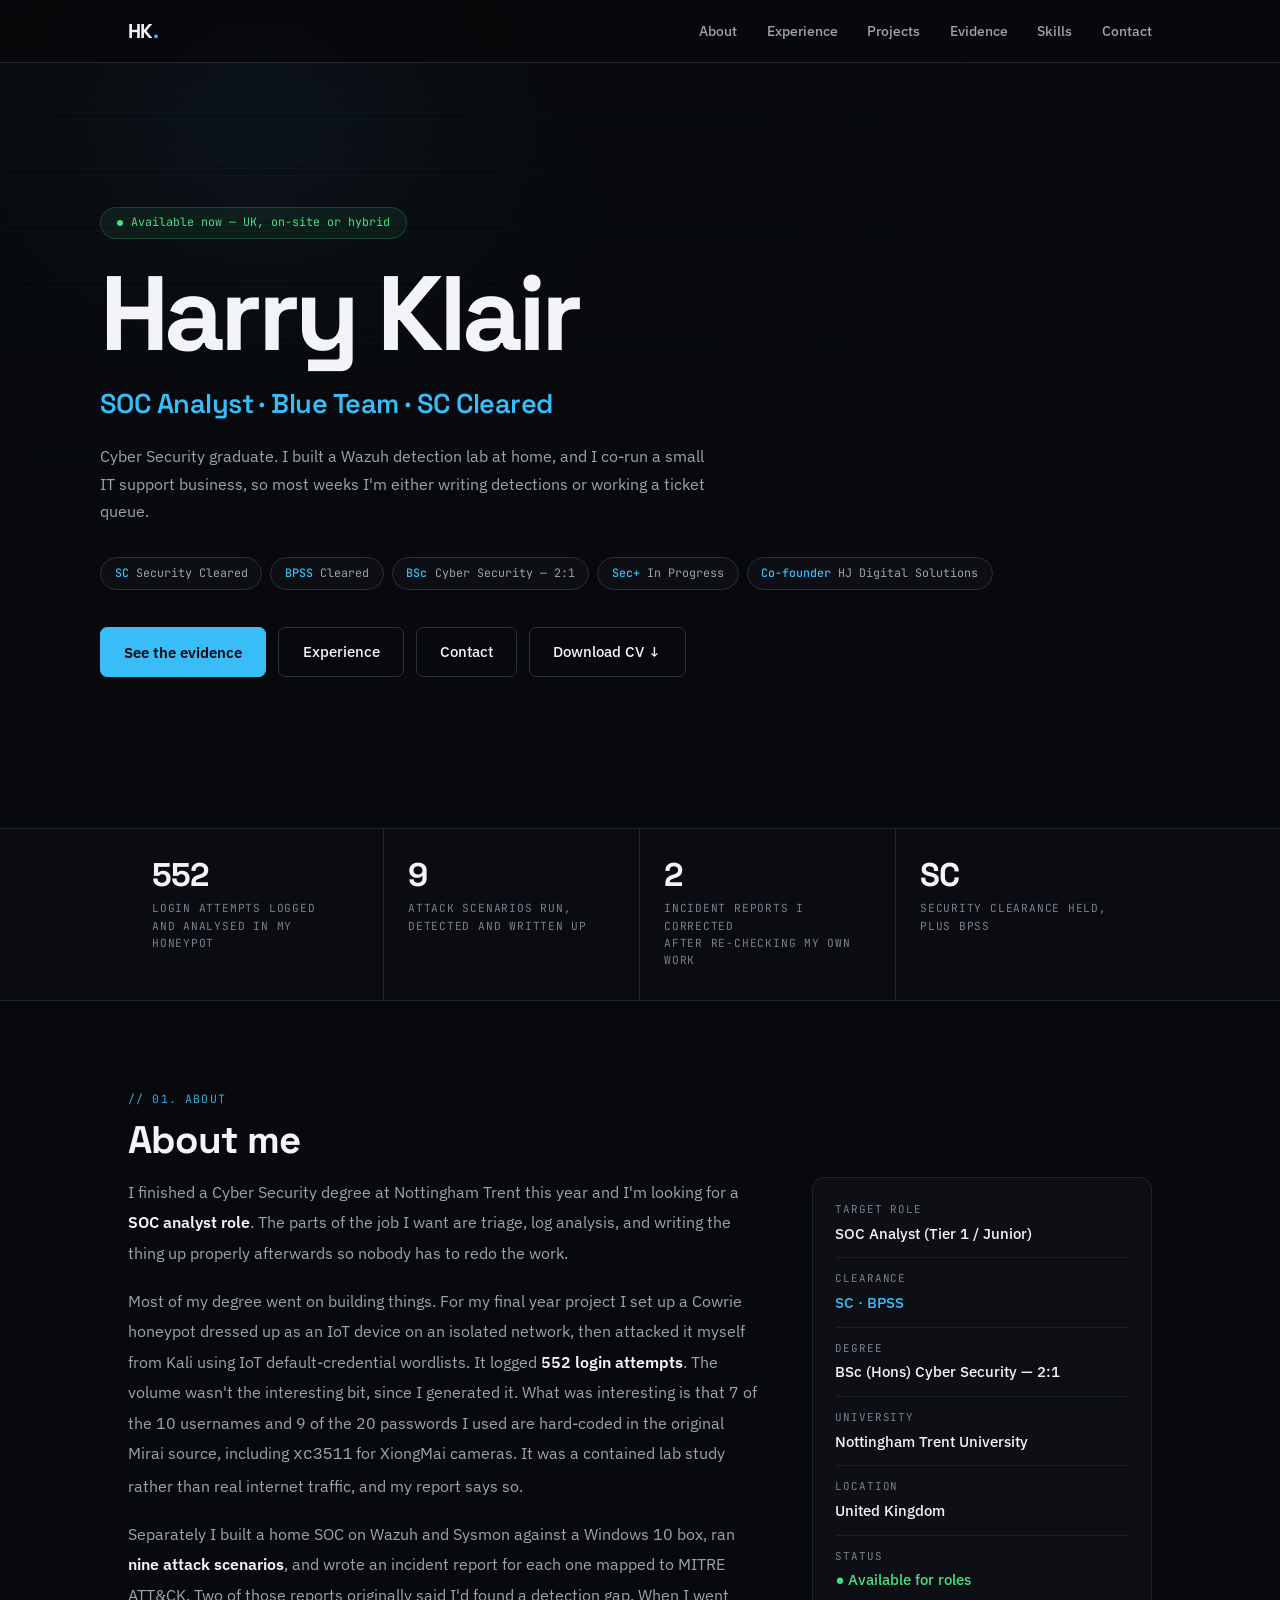
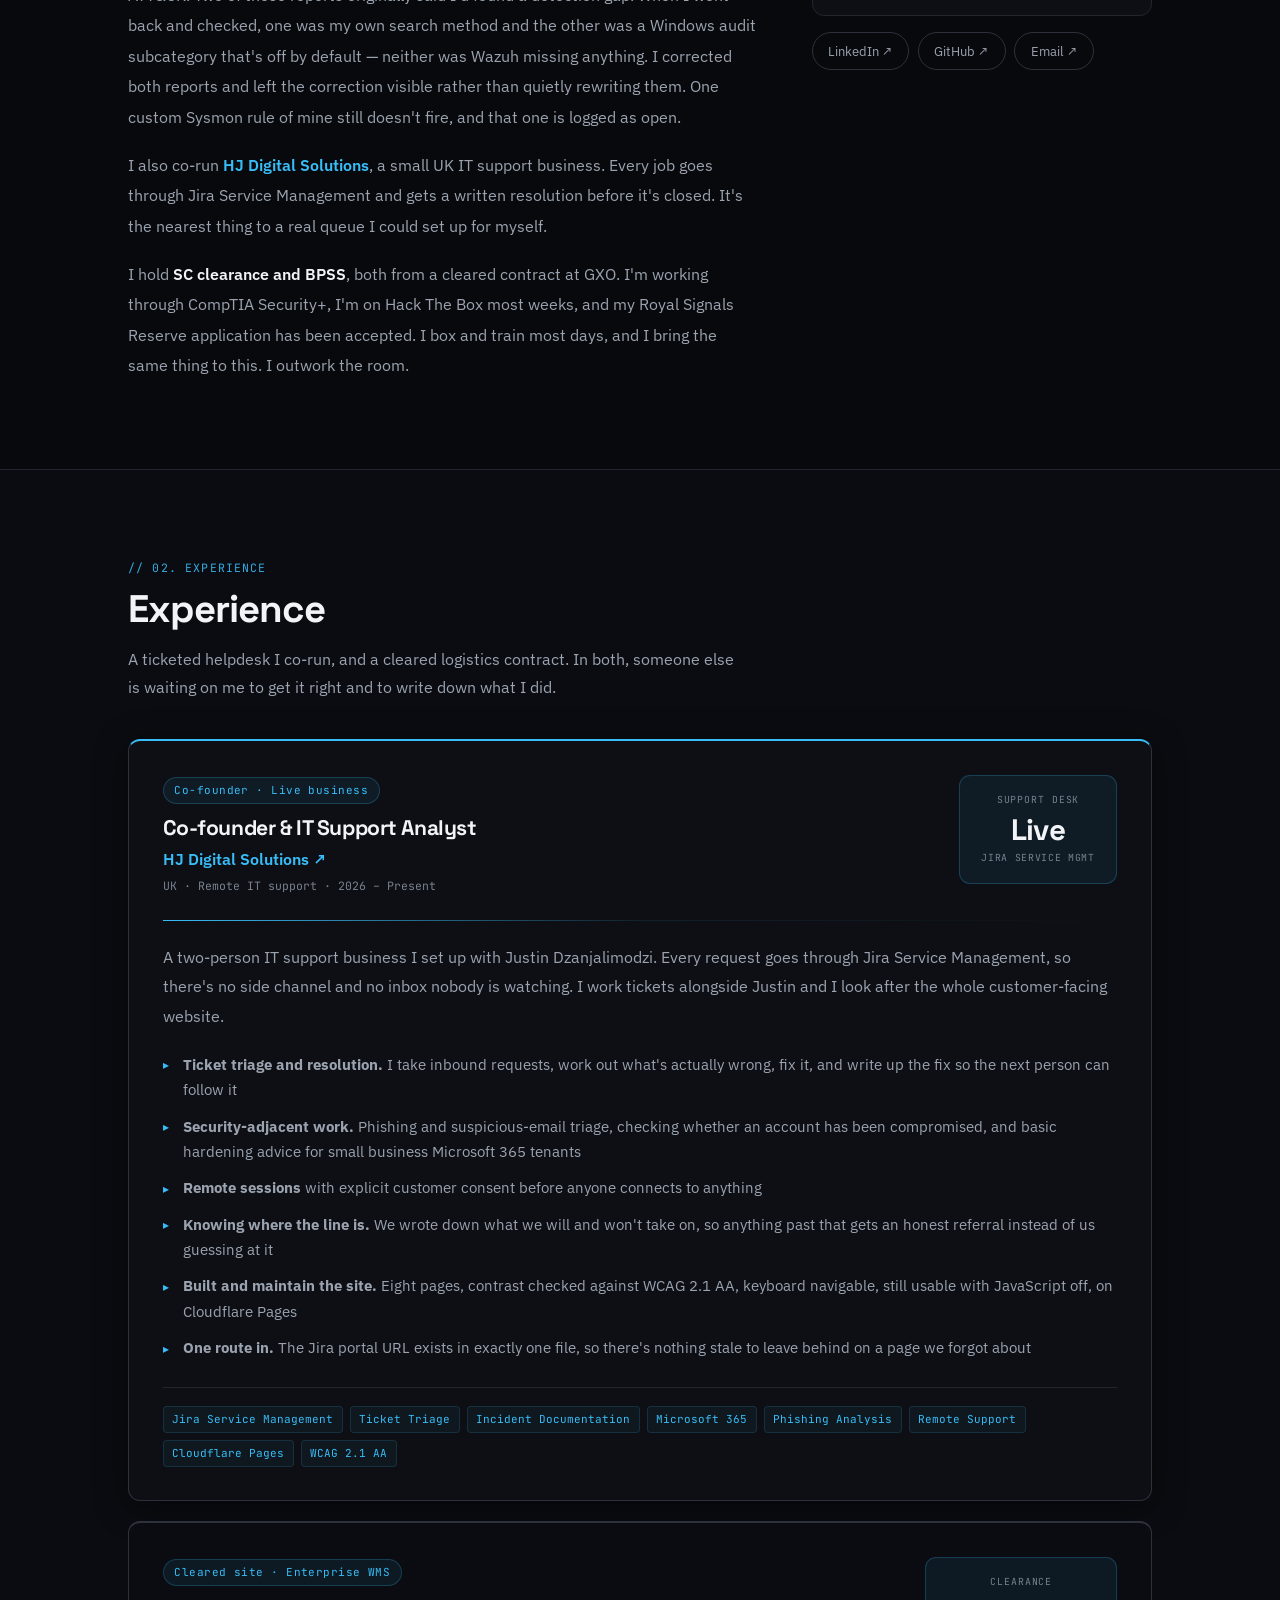
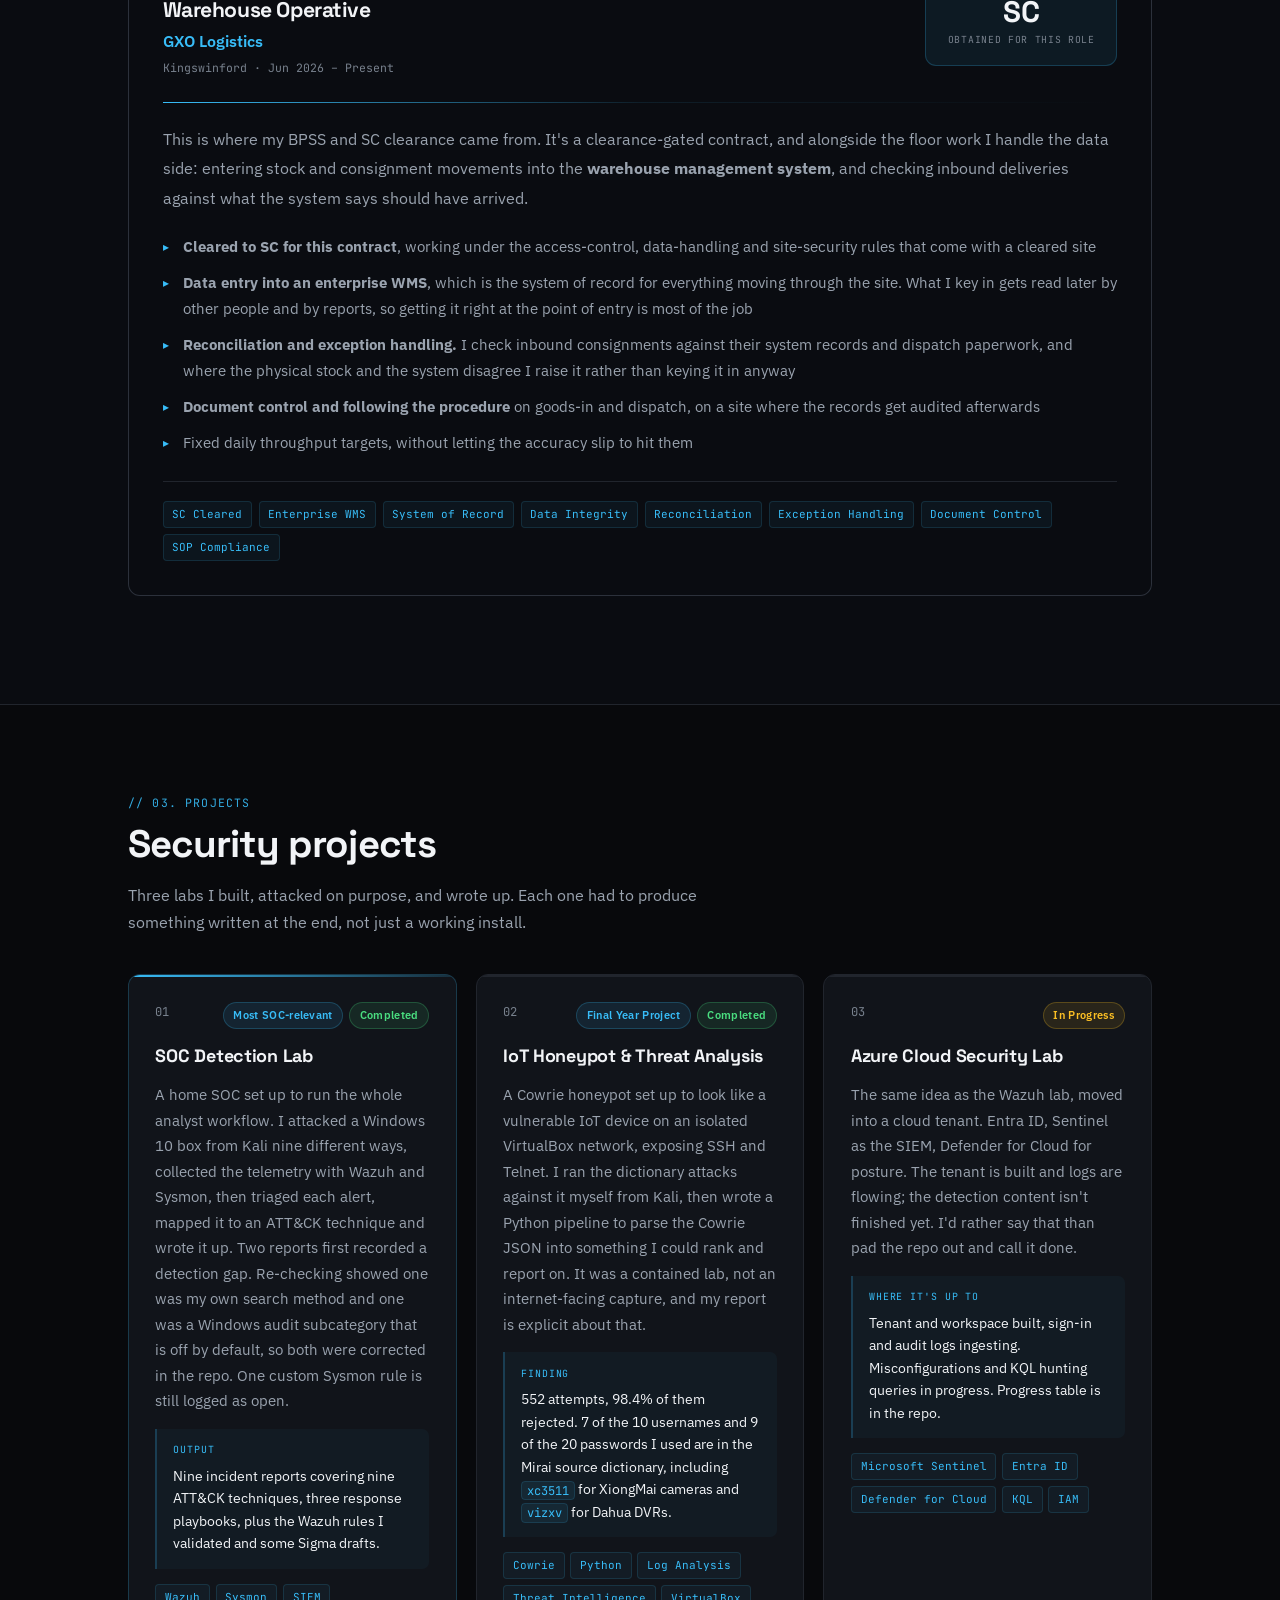
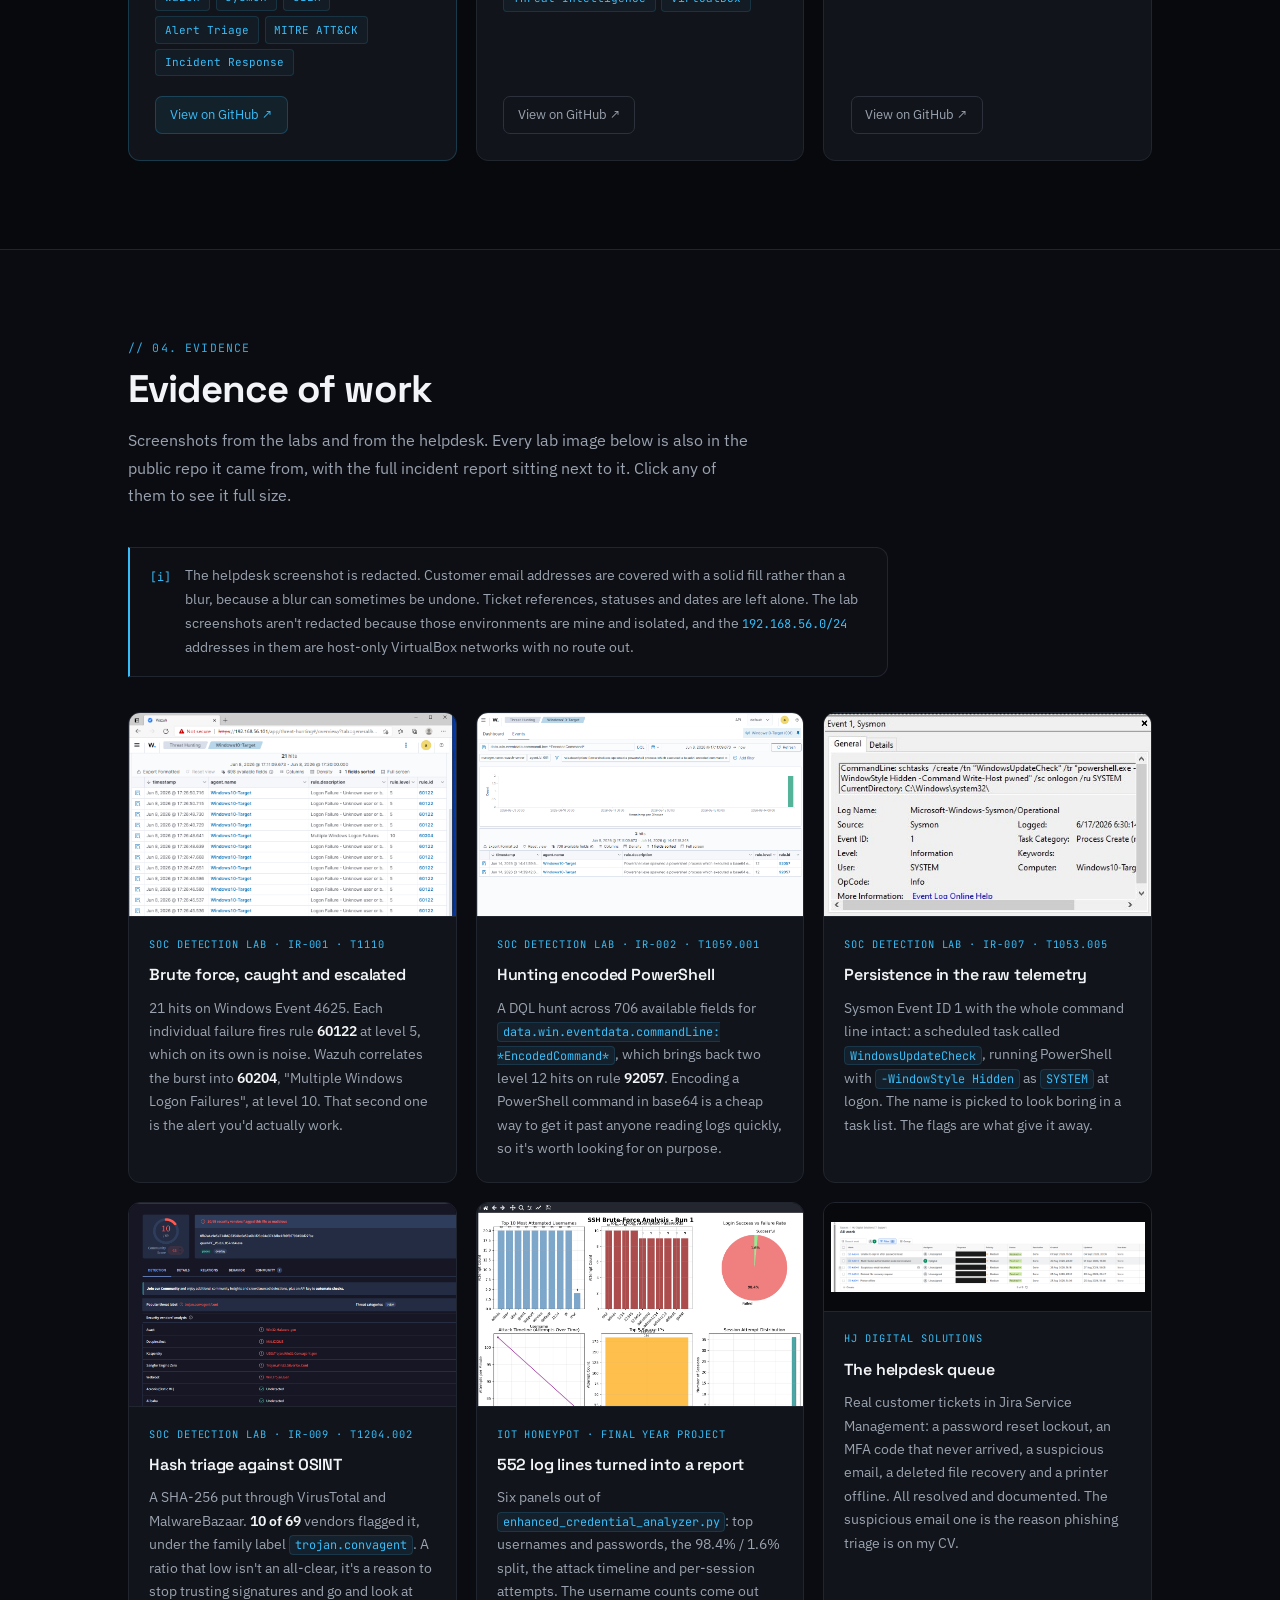
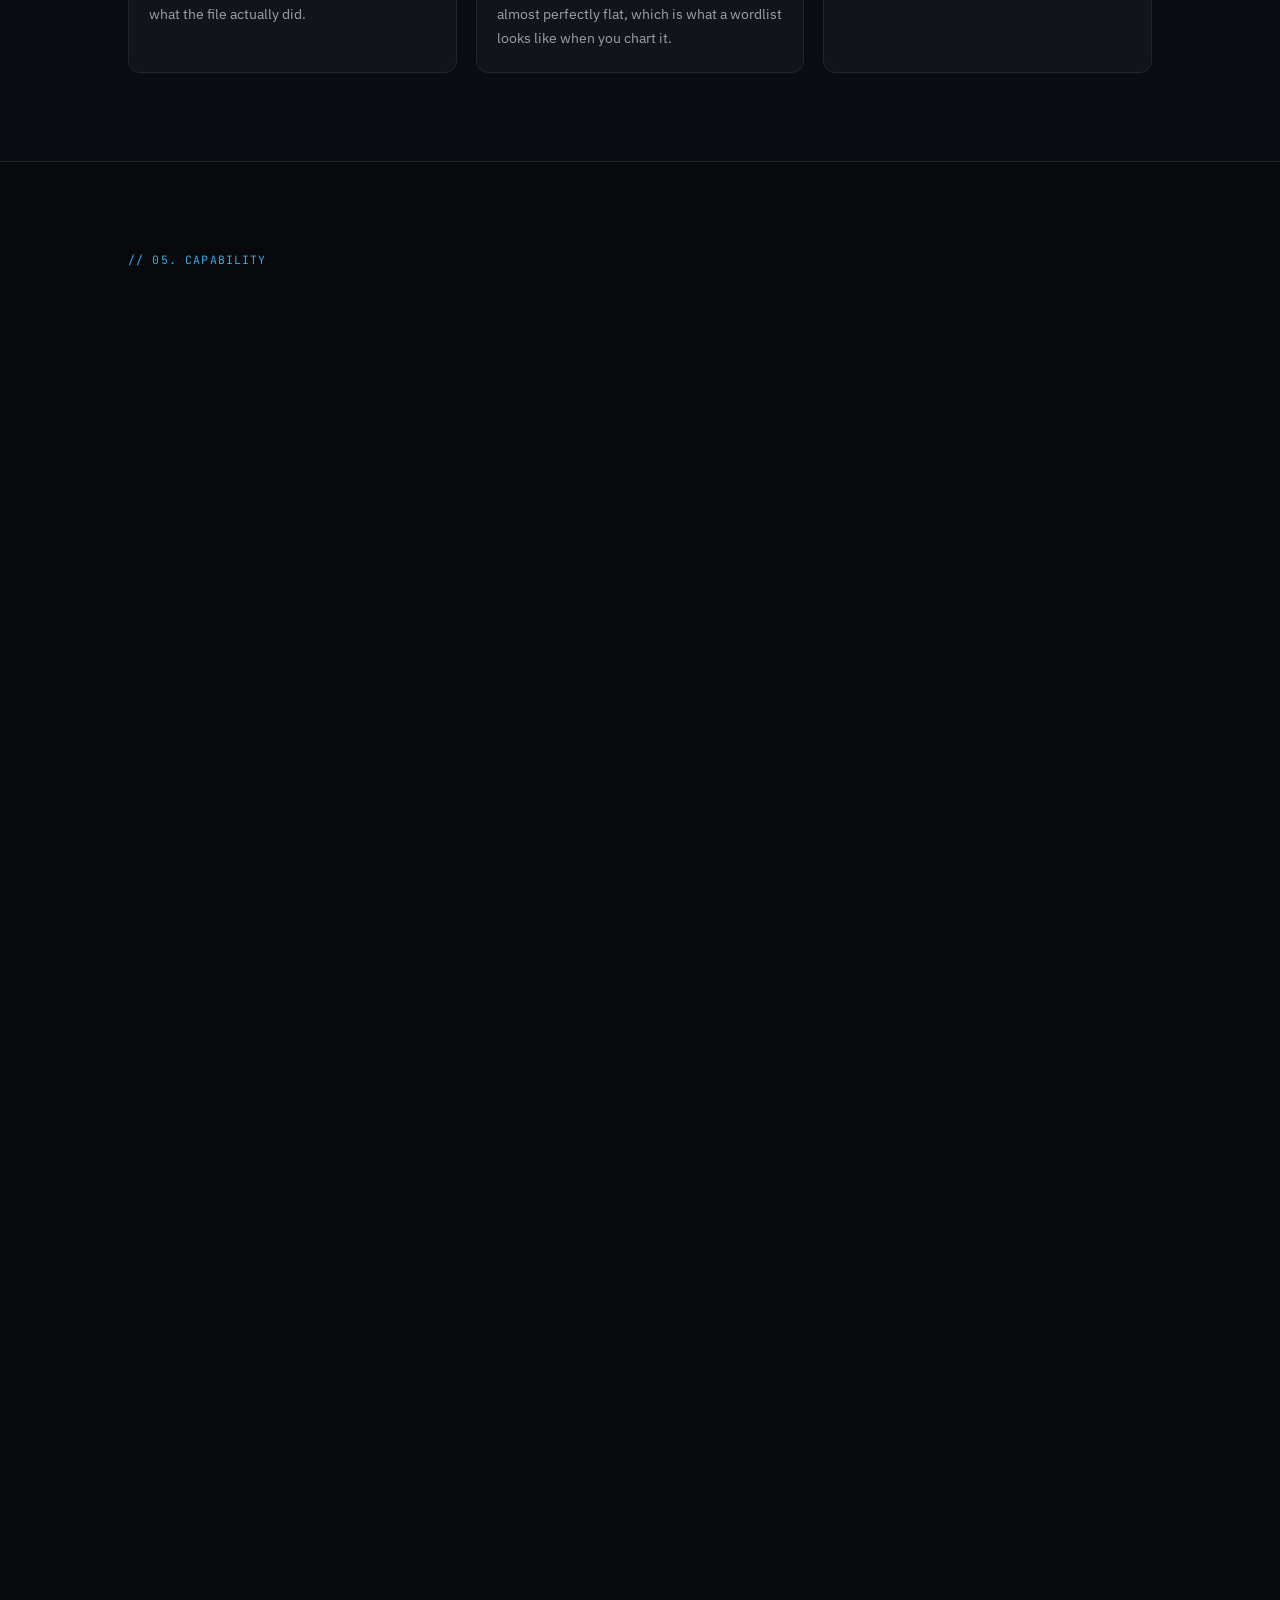
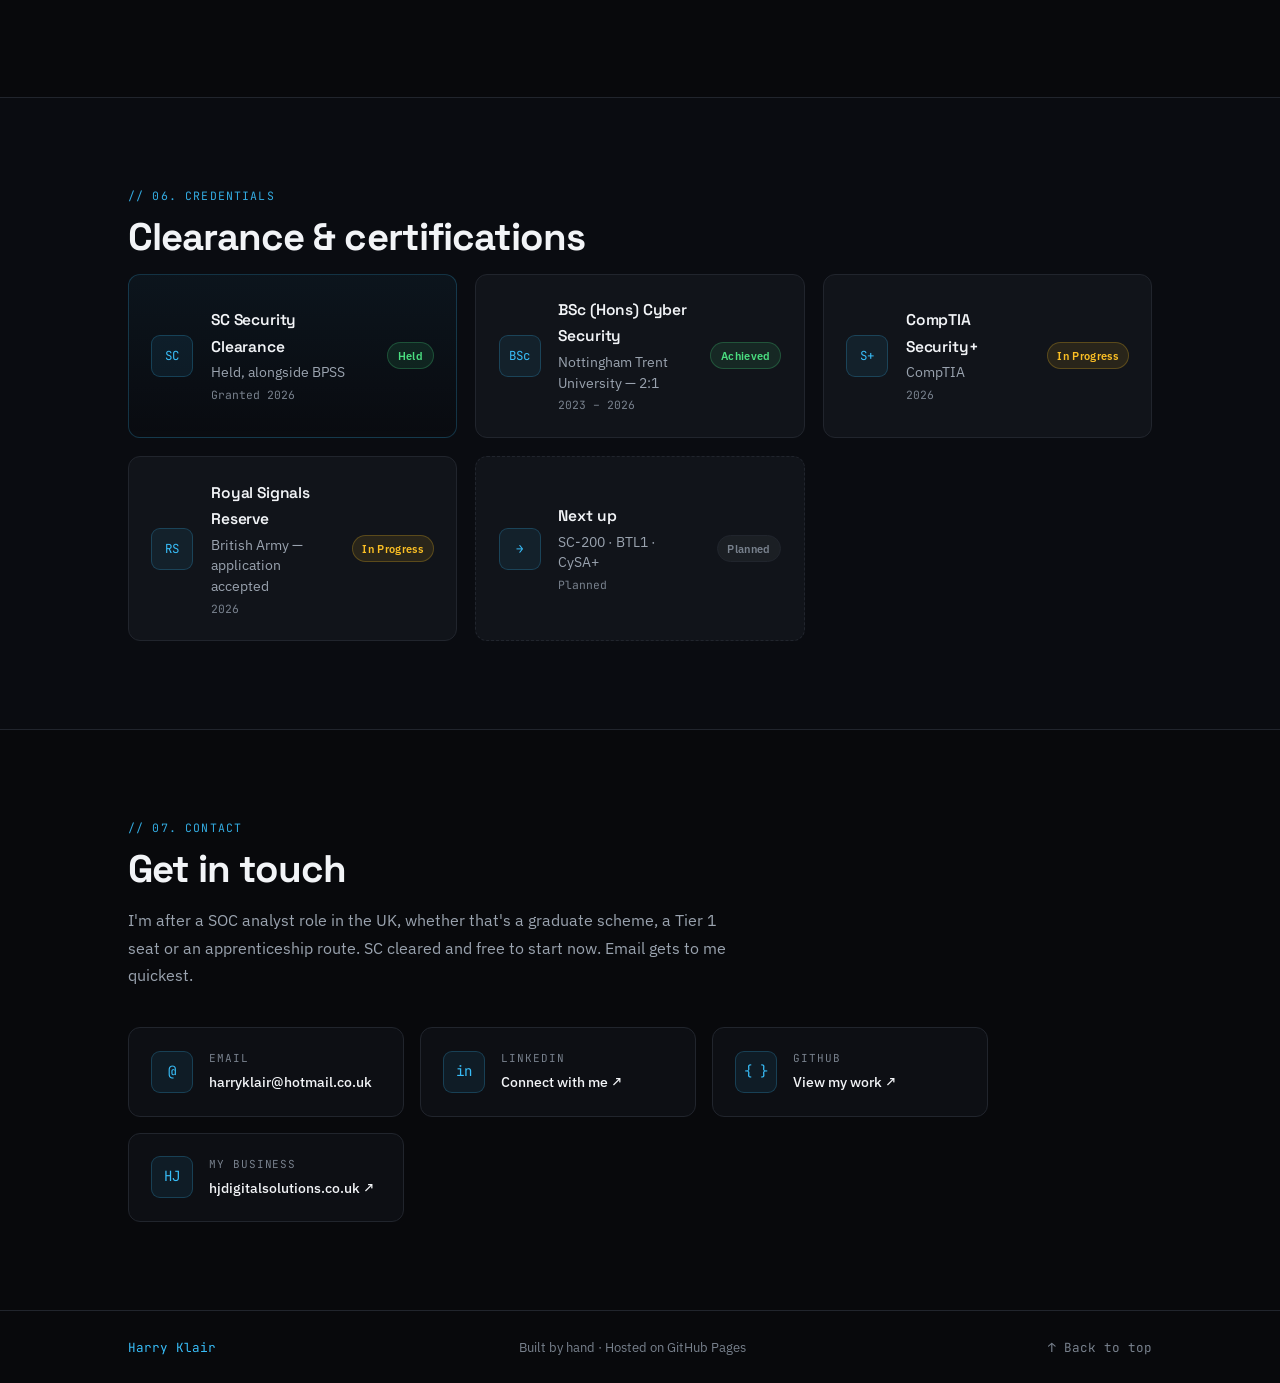
<file: index.html>
<!DOCTYPE html>
<html lang="en">
<head>
<meta charset="UTF-8"/>
<meta name="viewport" content="width=device-width, initial-scale=1.0"/>
<title>Harry Klair | SOC Analyst</title>
<meta name="description" content="Harry Klair — SOC Analyst · Blue Team · SC Cleared. Cyber Security graduate with a Wazuh detection lab, nine documented incident reports, and a live Jira helpdesk."/>

<meta property="og:type" content="website"/>
<meta property="og:title" content="Harry Klair | SOC Analyst"/>
<meta property="og:description" content="SOC Analyst · Blue Team · SC Cleared. Wazuh detection lab, nine incident reports, and a live Jira helpdesk at HJ Digital Solutions."/>
<meta property="og:url" content="https://harryklrr.github.io/"/>
<meta property="og:image" content="https://harryklrr.github.io/assets/og.png"/>
<meta name="twitter:card" content="summary_large_image"/>

<link rel="icon" href="data:image/svg+xml,%3Csvg xmlns='http://www.w3.org/2000/svg' viewBox='0 0 32 32'%3E%3Crect width='32' height='32' rx='7' fill='%2308090c'/%3E%3Ctext x='16' y='21' font-family='Helvetica,Arial' font-size='13' font-weight='700' fill='%2338bdf8' text-anchor='middle'%3EHK%3C/text%3E%3C/svg%3E"/>

<link rel="preconnect" href="https://fonts.googleapis.com"/>
<link rel="preconnect" href="https://fonts.gstatic.com" crossorigin/>
<link href="https://fonts.googleapis.com/css2?family=Space+Grotesk:wght@500;600;700&family=IBM+Plex+Sans:wght@400;500;600&family=JetBrains+Mono:wght@400;500&display=swap" rel="stylesheet"/>

<style>
*,*::before,*::after{box-sizing:border-box;margin:0;padding:0}
html{scroll-behavior:smooth}
ul{list-style:none}
a{color:inherit;text-decoration:none}
img{max-width:100%;display:block}
[hidden]{display:none!important}

:root{
  --bg:#08090c;--bg-1:#0d0f14;--bg-2:#11141a;--bg-alt:#0a0c11;
  --line:#21252d;--line-2:#2c313b;
  --t1:#f2f4f7;--t2:#9aa3af;--t3:#78818d;
  --acc:#38bdf8;--acc-2:#7dd3fc;--acc-dim:rgba(56,189,248,.08);--acc-line:rgba(56,189,248,.22);
  --ok:#4ade80;--live:#fbbf24;
  --fd:'Space Grotesk',sans-serif;--fb:'IBM Plex Sans',sans-serif;--fm:'JetBrains Mono',monospace;
  --e:cubic-bezier(.4,0,.2,1);--r:7px;--rl:12px;
}

body{background:var(--bg);color:var(--t1);font-family:var(--fb);font-size:1rem;line-height:1.7;-webkit-font-smoothing:antialiased}
.mono{font-family:var(--fm)}
.accent{color:var(--acc)}
.container{max-width:1080px;margin:0 auto;padding:0 1.75rem}

.reveal{opacity:0;transform:translateY(20px);transition:opacity .55s var(--e),transform .55s var(--e)}
.reveal.visible{opacity:1;transform:none}
@media(prefers-reduced-motion:reduce){
  html{scroll-behavior:auto}
  .reveal{opacity:1;transform:none;transition:none}
  *,*::before,*::after{animation-duration:.001ms!important;transition-duration:.001ms!important}
}

:focus-visible{outline:2px solid var(--acc);outline-offset:3px;border-radius:3px}

/* BUTTONS */
.btn{display:inline-flex;align-items:center;gap:.45rem;padding:.72rem 1.45rem;border-radius:var(--r);font-family:var(--fb);font-size:.94rem;font-weight:500;cursor:pointer;border:1px solid transparent;transition:all .2s var(--e);white-space:nowrap}
.btn-p{background:var(--acc);color:#08090c;border-color:var(--acc);font-weight:600}
.btn-p:hover{background:var(--acc-2);transform:translateY(-2px)}
.btn-g{background:transparent;color:var(--t1);border-color:var(--line-2)}
.btn-g:hover{border-color:var(--acc);color:var(--acc);transform:translateY(-2px)}
.btn-s{padding:.42rem .85rem;font-size:.81rem;background:transparent;border:1px solid var(--line-2);border-radius:var(--r);color:var(--t2);transition:all .2s;display:inline-flex;align-items:center;gap:.3rem}
.btn-s:hover{border-color:var(--acc);color:var(--acc)}
.btn-sa{padding:.42rem .85rem;font-size:.81rem;background:var(--acc-dim);border:1px solid var(--acc-line);border-radius:var(--r);color:var(--acc);display:inline-flex;align-items:center;gap:.3rem;transition:all .2s}
.btn-sa:hover{background:rgba(56,189,248,.16)}

/* CHIPS + BADGES */
.tag{font-family:var(--fm);font-size:.69rem;padding:.2rem .55rem;background:rgba(56,189,248,.05);border:1px solid rgba(56,189,248,.14);border-radius:4px;color:var(--acc)}
.stag{font-size:.81rem;padding:.3rem .72rem;background:var(--bg-2);border:1px solid var(--line);border-radius:6px;color:var(--t2);transition:all .2s}
.stag:hover{border-color:var(--acc-line);color:var(--t1)}
.badge{font-size:.68rem;font-weight:600;padding:.2rem .6rem;border-radius:100px;letter-spacing:.03em;white-space:nowrap}
.b-done{background:rgba(74,222,128,.1);color:var(--ok);border:1px solid rgba(74,222,128,.24)}
.b-live{background:rgba(251,191,36,.1);color:var(--live);border:1px solid rgba(251,191,36,.24)}
.b-feat{background:rgba(56,189,248,.1);color:var(--acc);border:1px solid var(--acc-line)}
.b-plan{background:rgba(154,163,175,.07);color:var(--t3);border:1px solid var(--line)}

/* SECTIONS */
.sec{padding:5.5rem 0}
.sec-alt{background:var(--bg-alt);border-top:1px solid var(--line);border-bottom:1px solid var(--line)}
.slabel{font-family:var(--fm);font-size:.72rem;color:var(--acc);letter-spacing:.1em;margin-bottom:.6rem;opacity:.9}
.sheading{font-family:var(--fd);font-size:clamp(1.75rem,4vw,2.4rem);font-weight:700;margin-bottom:.9rem;line-height:1.15;letter-spacing:-.025em}
.ssub{color:var(--t2);max-width:620px;margin-bottom:2.4rem;font-size:1.02rem}

/* NAV */
.nav{position:fixed;top:0;left:0;right:0;z-index:100;background:rgba(8,9,12,.88);backdrop-filter:blur(14px);border-bottom:1px solid var(--line)}
.nav-inner{max-width:1080px;margin:0 auto;padding:0 1.75rem;height:62px;display:flex;align-items:center;justify-content:space-between}
.nav-logo{font-family:var(--fd);font-size:1.25rem;font-weight:700;letter-spacing:-.03em;transition:color .2s}
.nav-logo:hover{color:var(--acc)}
.nav-links{display:flex;gap:1.85rem}
.nav-link{font-size:.87rem;font-weight:500;color:var(--t2);transition:color .2s;position:relative}
.nav-link::after{content:'';position:absolute;bottom:-3px;left:0;width:0;height:1px;background:var(--acc);transition:width .25s var(--e)}
.nav-link:hover,.nav-link.active{color:var(--t1)}
.nav-link:hover::after,.nav-link.active::after{width:100%}
.nav-ham{display:none;flex-direction:column;gap:5px;background:none;border:none;cursor:pointer;padding:4px}
.nav-ham span{display:block;width:23px;height:2px;background:var(--t2);border-radius:2px;transition:all .3s var(--e)}
.nav-ham.open span:nth-child(1){transform:translateY(7px) rotate(45deg)}
.nav-ham.open span:nth-child(2){opacity:0}
.nav-ham.open span:nth-child(3){transform:translateY(-7px) rotate(-45deg)}
.nav-mob{display:none;flex-direction:column;padding:.75rem 1.75rem 1.25rem;border-top:1px solid var(--line)}
.nav-mob.open{display:flex}
.nav-mob a{padding:.65rem 0;font-size:.98rem;color:var(--t2);border-bottom:1px solid rgba(33,37,45,.7);transition:color .2s}
.nav-mob a:last-child{border-bottom:none}
.nav-mob a:hover{color:var(--acc)}

/* HERO */
.hero{position:relative;min-height:92vh;display:flex;align-items:center;padding:8.5rem 1.75rem 5rem;overflow:hidden}
.hero-bg{position:absolute;inset:0;background-image:repeating-linear-gradient(to bottom,rgba(56,189,248,.045) 0 1px,transparent 1px 7px);pointer-events:none;mask-image:radial-gradient(ellipse 90% 70% at 20% 25%,#000,transparent 70%);-webkit-mask-image:radial-gradient(ellipse 90% 70% at 20% 25%,#000,transparent 70%)}
.hero-glow{position:absolute;top:-160px;left:-80px;width:680px;height:560px;background:radial-gradient(ellipse,rgba(56,189,248,.055),transparent 66%);pointer-events:none}
.hero-c{position:relative;z-index:1;max-width:1080px;margin:0 auto;width:100%}
.hero-badge{display:inline-flex;align-items:center;gap:.5rem;background:rgba(74,222,128,.07);border:1px solid rgba(74,222,128,.2);border-radius:100px;padding:.32rem 1rem;font-family:var(--fm);font-size:.73rem;color:var(--ok);margin-bottom:1.6rem;animation:fadeDown .6s var(--e) both}
.bdot{width:6px;height:6px;border-radius:50%;background:var(--ok);animation:pulse 2.4s ease-in-out infinite}
.hero-name{font-family:var(--fd);font-size:clamp(3.4rem,10vw,6.6rem);font-weight:700;line-height:.94;letter-spacing:-.045em;margin-bottom:1.1rem;animation:fadeUp .7s .08s var(--e) both}
.hero-role{font-family:var(--fd);font-size:clamp(1.15rem,3vw,1.7rem);font-weight:600;color:var(--acc);letter-spacing:-.02em;margin-bottom:.9rem;animation:fadeUp .7s .16s var(--e) both}
.hero-line{color:var(--t2);font-size:1.02rem;max-width:620px;margin-bottom:2rem;animation:fadeUp .7s .24s var(--e) both}
.creds{display:flex;flex-wrap:wrap;gap:.5rem;margin-bottom:2.3rem;animation:fadeUp .7s .32s var(--e) both}
.cred{display:inline-flex;align-items:center;gap:.45rem;font-family:var(--fm);font-size:.73rem;color:var(--t2);border:1px solid var(--line-2);background:var(--bg-1);border-radius:100px;padding:.34rem .85rem}
.cred b{color:var(--acc);font-weight:500}
.hero-ctas{display:flex;flex-wrap:wrap;gap:.75rem;animation:fadeUp .7s .4s var(--e) both}

/* PROOF BAND */
.proof{border-top:1px solid var(--line);border-bottom:1px solid var(--line);background:var(--bg-alt)}
.proof-grid{display:grid;grid-template-columns:repeat(4,1fr)}
.pstat{padding:1.9rem 1.5rem;border-right:1px solid var(--line)}
.pstat:last-child{border-right:none}
.pstat-v{font-family:var(--fd);font-size:2.05rem;font-weight:700;color:var(--t1);line-height:1;letter-spacing:-.03em;margin-bottom:.5rem}
.pstat-l{font-family:var(--fm);font-size:.7rem;color:var(--t3);text-transform:uppercase;letter-spacing:.07em;line-height:1.55}

/* ABOUT */
.about-grid{display:grid;grid-template-columns:1fr 340px;gap:3.2rem;align-items:start}
.about-p{color:var(--t2);margin-bottom:1.1rem;font-size:1.03rem;line-height:1.85}
.about-p:last-child{margin-bottom:0}
.about-p strong{color:var(--t1);font-weight:600}
.facts{background:var(--bg-1);border:1px solid var(--line);border-radius:var(--rl);padding:1.4rem;margin-bottom:1rem}
.fact{display:flex;flex-direction:column;gap:.12rem;padding:.7rem 0;border-bottom:1px solid rgba(33,37,45,.75)}
.fact:last-child{border-bottom:none;padding-bottom:0}
.fact:first-child{padding-top:0}
.fact-l{color:var(--t3);font-family:var(--fm);font-size:.68rem;text-transform:uppercase;letter-spacing:.08em}
.fact-v{color:var(--t1);font-size:.94rem;font-weight:500}
.alinks{display:flex;flex-wrap:wrap;gap:.55rem}
.lpill{display:inline-block;padding:.42rem .95rem;border:1px solid var(--line-2);border-radius:100px;font-size:.84rem;color:var(--t2);transition:all .2s}
.lpill:hover{border-color:var(--acc);color:var(--acc)}

/* EXPERIENCE */
.exp{background:var(--bg-1);border:1px solid var(--line-2);border-top:2px solid var(--acc);border-radius:var(--rl);padding:2.1rem;margin-bottom:1.25rem;box-shadow:0 6px 34px rgba(0,0,0,.45)}
.exp-sub{border-top-color:var(--line-2);background:var(--bg-alt);box-shadow:none}
.exp-top{display:flex;justify-content:space-between;align-items:flex-start;gap:2rem;margin-bottom:1.5rem}
.exp-left{flex:1;min-width:0}
.exp-pill{display:inline-block;font-family:var(--fm);font-size:.69rem;color:var(--acc);background:var(--acc-dim);border:1px solid var(--acc-line);padding:.2rem .68rem;border-radius:100px;margin-bottom:.7rem;letter-spacing:.04em}
.exp-title{font-family:var(--fd);font-size:1.32rem;font-weight:700;color:var(--t1);margin-bottom:.28rem;line-height:1.2;letter-spacing:-.02em}
.exp-co{font-size:1.02rem;font-weight:600;color:var(--acc);margin-bottom:.22rem}
.exp-co a:hover{text-decoration:underline;text-underline-offset:3px}
.exp-meta{font-family:var(--fm);font-size:.72rem;color:var(--t3)}
.exp-stat{flex-shrink:0;background:var(--acc-dim);border:1px solid var(--acc-line);border-radius:11px;padding:1rem 1.35rem;text-align:center;min-width:150px}
.est-l{display:block;font-family:var(--fm);font-size:.61rem;color:var(--t3);text-transform:uppercase;letter-spacing:.09em;margin-bottom:.45rem}
.est-v{display:block;font-family:var(--fd);font-size:1.85rem;font-weight:700;color:var(--t1);line-height:1;margin-bottom:.32rem;letter-spacing:-.02em}
.est-s{display:block;font-family:var(--fm);font-size:.61rem;color:var(--t3);text-transform:uppercase;letter-spacing:.07em}
.exp-div{height:1px;background:linear-gradient(to right,var(--acc),rgba(56,189,248,.1),transparent);margin-bottom:1.4rem}
.exp-sum{color:var(--t2);font-size:.99rem;line-height:1.85;margin-bottom:1.3rem}
.exp-ul{display:flex;flex-direction:column;gap:.65rem;margin-bottom:1.6rem}
.exp-ul li{color:var(--t2);font-size:.92rem;line-height:1.75;padding-left:1.25rem;position:relative}
.exp-ul li::before{content:'▸';position:absolute;left:0;color:var(--acc);font-size:.72rem;top:.22rem}
.exp-tags{display:flex;flex-wrap:wrap;gap:.4rem;padding-top:1.15rem;border-top:1px solid var(--line)}

/* PROJECTS */
.pgrid{display:grid;grid-template-columns:repeat(auto-fit,minmax(300px,1fr));gap:1.2rem}
.pcard{background:var(--bg-2);border:1px solid var(--line);border-radius:var(--rl);padding:1.65rem;display:flex;flex-direction:column;gap:.95rem;transition:transform .25s var(--e),border-color .25s,box-shadow .25s;position:relative;overflow:hidden}
.pcard::before{content:'';position:absolute;top:0;left:0;right:0;height:2px;background:var(--line);transition:background .25s}
.pcard:hover{transform:translateY(-4px);border-color:var(--acc-line);box-shadow:0 12px 38px rgba(0,0,0,.45)}
.pcard:hover::before{background:var(--acc)}
.pcard-feat{border-color:var(--acc-line)}
.pcard-feat::before{background:linear-gradient(90deg,var(--acc),rgba(56,189,248,.15))}
.ptop{display:flex;justify-content:space-between;align-items:flex-start;flex-wrap:wrap;gap:.5rem}
.pnum{font-family:var(--fm);font-size:.76rem;color:var(--t3)}
.pbadges{display:flex;gap:.35rem;flex-wrap:wrap}
.ptitle{font-family:var(--fd);font-size:1.12rem;font-weight:700;color:var(--t1);line-height:1.3;letter-spacing:-.015em}
.pdesc{color:var(--t2);font-size:.91rem;line-height:1.75}
.pout{display:flex;flex-direction:column;gap:.35rem;padding:.85rem 1rem;background:rgba(56,189,248,.045);border-left:2px solid var(--acc-line);border-radius:0 var(--r) var(--r) 0}
.pout-l{font-family:var(--fm);font-size:.62rem;color:var(--acc);text-transform:uppercase;letter-spacing:.09em}
.pout-v{color:var(--t1);font-size:.88rem;line-height:1.6}
.ptags{display:flex;flex-wrap:wrap;gap:.35rem}
.pact{margin-top:auto;padding-top:.3rem}

/* EVIDENCE */
.ev-note{display:flex;gap:.85rem;align-items:flex-start;background:var(--bg-1);border:1px solid var(--line);border-left:2px solid var(--acc);border-radius:0 var(--rl) var(--rl) 0;padding:1rem 1.25rem;margin-bottom:2.2rem;max-width:760px}
.ev-note-i{font-family:var(--fm);font-size:.72rem;color:var(--acc);flex-shrink:0;padding-top:.15rem}
.ev-note p{color:var(--t2);font-size:.88rem;line-height:1.7;margin:0}
.ev-note code{font-family:var(--fm);font-size:.86em;color:var(--acc)}
.evgrid{display:grid;grid-template-columns:repeat(auto-fit,minmax(320px,1fr));gap:1.2rem}
.ev{background:var(--bg-2);border:1px solid var(--line);border-radius:var(--rl);overflow:hidden;display:flex;flex-direction:column;transition:border-color .25s var(--e),transform .25s var(--e)}
.ev:hover{border-color:var(--acc-line);transform:translateY(-3px)}
.shot{position:relative;background:var(--bg);border-bottom:1px solid var(--line);aspect-ratio:16/10;overflow:hidden}
.shot img{width:100%;height:100%;object-fit:cover;object-position:top center}
/* The Jira queue screenshot is about 4.4:1, so it sits inside the frame whole
   instead of being cropped down to its left-hand third. */
.shot-fit{aspect-ratio:3/1}
.shot-fit img{object-fit:contain;object-position:center;padding:.4rem}
/* Zoom affordance — only on slots that actually have an image */
.shot:has(img){cursor:zoom-in}
.shot img{transition:transform .45s var(--e)}
/* Pointer-only: a tap on touch can leave :hover stuck on, freezing the zoom */
@media(hover:hover) and (pointer:fine){.ev:hover .shot img{transform:scale(1.035)}}
.zoomtag{position:absolute;right:.55rem;bottom:.55rem;display:none;align-items:center;gap:.3rem;font-family:var(--fm);font-size:.66rem;color:var(--t1);background:rgba(8,9,12,.82);border:1px solid var(--line-2);border-radius:5px;padding:.22rem .5rem;backdrop-filter:blur(6px);opacity:0;transform:translateY(4px);transition:opacity .22s var(--e),transform .22s var(--e);pointer-events:none}
.shot:has(img) .zoomtag{display:inline-flex}
.ev:hover .zoomtag,.shot:focus-visible .zoomtag{opacity:1;transform:none}
/* Touch has no hover, so the hint would never appear — pin it on. Must come
   after the rules above or source order beats it. */
@media(hover:none){.zoomtag{opacity:1;transform:none}}
.shot:focus-visible{outline:2px solid var(--acc);outline-offset:2px}

/* Lightbox */
.lb{position:fixed;inset:0;z-index:200;background:rgba(4,5,8,.94);backdrop-filter:blur(8px);display:flex;align-items:center;justify-content:center;padding:3.5rem 1rem 1rem;animation:lbIn .2s var(--e)}
@keyframes lbIn{from{opacity:0}to{opacity:1}}
.lb-fig{margin:0;max-width:min(1400px,94vw);max-height:100%;display:flex;flex-direction:column;gap:.85rem;align-items:center}
.lb-fig img{max-width:100%;max-height:76vh;width:auto;height:auto;object-fit:contain;border:1px solid var(--line-2);border-radius:var(--r);background:var(--bg-1)}
.lb-cap{text-align:center;max-width:70ch}
.lb-src{display:block;font-family:var(--fm);font-size:.66rem;color:var(--acc);text-transform:uppercase;letter-spacing:.09em;margin-bottom:.3rem}
.lb-t{display:block;font-family:var(--fd);font-size:1.02rem;font-weight:600;color:var(--t1);margin-bottom:.3rem}
.lb-d{display:block;color:var(--t2);font-size:.87rem;line-height:1.65}
.lb-btn{position:absolute;background:rgba(17,20,26,.9);border:1px solid var(--line-2);color:var(--t1);border-radius:8px;cursor:pointer;display:flex;align-items:center;justify-content:center;transition:all .2s var(--e);font-family:var(--fm)}
.lb-btn:hover{border-color:var(--acc);color:var(--acc)}
.lb-close{top:1rem;right:1rem;width:38px;height:38px;font-size:1.1rem;line-height:1}
.lb-prev,.lb-next{top:50%;transform:translateY(-50%);width:42px;height:56px;font-size:1.5rem;line-height:1}
.lb-prev{left:1rem}
.lb-next{right:1rem}
.lb-count{position:absolute;top:1.35rem;left:1.25rem;font-family:var(--fm);font-size:.72rem;color:var(--t3)}
@media(max-width:600px){
  .lb{padding:3.25rem .5rem .5rem}
  .lb-prev,.lb-next{width:36px;height:46px;font-size:1.2rem}
  .lb-prev{left:.35rem}.lb-next{right:.35rem}
  .lb-fig img{max-height:60vh}
}

.ev-body{padding:1.15rem 1.25rem 1.35rem;display:flex;flex-direction:column;gap:.5rem;flex:1}
.ev-src{font-family:var(--fm);font-size:.65rem;color:var(--acc);text-transform:uppercase;letter-spacing:.09em}
.ev-t{font-family:var(--fd);font-size:1rem;font-weight:600;color:var(--t1);letter-spacing:-.01em}
.ev-d{color:var(--t2);font-size:.86rem;line-height:1.7;margin:0}
.ev-d b,.pout-v b{color:var(--t1);font-weight:600}
.ev-d code,.pout-v code{font-family:var(--fm);font-size:.86em;color:var(--acc);background:var(--acc-dim);border:1px solid rgba(56,189,248,.14);padding:.05rem .3rem;border-radius:4px;word-break:break-word}

/* CAPABILITY */
.capgrid{display:grid;grid-template-columns:repeat(auto-fit,minmax(280px,1fr));gap:1.1rem;margin-bottom:3.2rem}
.cap{background:var(--bg-1);border:1px solid var(--line);border-radius:var(--rl);padding:1.4rem;transition:border-color .25s}
.cap:hover{border-color:var(--acc-line)}
.cap-n{font-family:var(--fm);font-size:.66rem;color:var(--acc);letter-spacing:.09em;margin-bottom:.6rem}
.cap-t{font-family:var(--fd);font-size:1.02rem;font-weight:600;color:var(--t1);margin-bottom:.45rem;letter-spacing:-.01em}
.cap-d{color:var(--t2);font-size:.88rem;line-height:1.72}
.cap-e{display:block;margin-top:.7rem;font-family:var(--fm);font-size:.7rem;color:var(--t3)}
.cap-e b{color:var(--acc);font-weight:400}

/* SKILLS */
.sgrid{display:grid;grid-template-columns:repeat(auto-fit,minmax(250px,1fr));gap:1.15rem}
.sgrp{background:var(--bg-1);border:1px solid var(--line);border-radius:var(--rl);padding:1.3rem}
.sgrp-t{font-family:var(--fm);font-size:.7rem;color:var(--acc);text-transform:uppercase;letter-spacing:.09em;margin-bottom:.85rem}
.stags{display:flex;flex-wrap:wrap;gap:.45rem}
.stag em{font-style:normal;color:var(--t3);font-size:.92em}

/* CERTS */
.cgrid{display:grid;grid-template-columns:repeat(auto-fit,minmax(275px,1fr));gap:1.15rem}
.ccard{background:var(--bg-2);border:1px solid var(--line);border-radius:var(--rl);padding:1.4rem;display:flex;align-items:center;gap:1.1rem;transition:all .25s var(--e)}
.ccard:hover{border-color:var(--acc-line);transform:translateY(-2px)}
.ccard-key{border-color:var(--acc-line);background:linear-gradient(180deg,rgba(56,189,248,.05),transparent)}
.ccard-dim{opacity:.55;border-style:dashed}
.cicon{font-family:var(--fm);font-size:.78rem;width:42px;height:42px;border-radius:9px;background:var(--acc-dim);border:1px solid var(--acc-line);color:var(--acc);display:flex;align-items:center;justify-content:center;flex-shrink:0}
.cbody{flex:1;min-width:0}
.ctitle{font-family:var(--fd);font-size:.97rem;font-weight:600;color:var(--t1);margin-bottom:.15rem;letter-spacing:-.01em}
.cissuer{color:var(--t2);font-size:.85rem;line-height:1.5}
.cyear{font-family:var(--fm);color:var(--t3);font-size:.71rem;margin-top:.15rem}

/* CONTACT */
.cntgrid{display:grid;grid-template-columns:repeat(auto-fit,minmax(238px,1fr));gap:1rem;max-width:860px}
.cntcard{display:flex;align-items:center;gap:1rem;background:var(--bg-1);border:1px solid var(--line);border-radius:var(--rl);padding:1.3rem 1.4rem;transition:all .25s var(--e)}
.cntcard:hover{border-color:var(--acc-line);transform:translateY(-2px);box-shadow:0 8px 24px rgba(0,0,0,.35)}
.cnticon{font-family:var(--fm);font-size:.88rem;width:42px;height:42px;background:var(--acc-dim);border:1px solid var(--acc-line);border-radius:9px;display:flex;align-items:center;justify-content:center;color:var(--acc);flex-shrink:0}
.cntlabel{font-size:.69rem;color:var(--t3);text-transform:uppercase;letter-spacing:.08em;margin-bottom:.15rem;font-family:var(--fm)}
.cntval{color:var(--t1);font-size:.9rem;font-weight:500;word-break:break-word}

/* FOOTER */
.footer{border-top:1px solid var(--line);padding:1.6rem 0}
.finner{display:flex;align-items:center;justify-content:space-between;flex-wrap:wrap;gap:.75rem}
.fname{font-family:var(--fm);color:var(--acc);font-size:.79rem}
.fcopy{color:var(--t3);font-size:.79rem}
.ftop{color:var(--t3);font-family:var(--fm);font-size:.79rem;transition:color .2s}
.ftop:hover{color:var(--acc)}

@keyframes fadeDown{from{opacity:0;transform:translateY(-10px)}to{opacity:1;transform:none}}
@keyframes fadeUp{from{opacity:0;transform:translateY(18px)}to{opacity:1;transform:none}}
@keyframes pulse{0%,100%{opacity:1;transform:scale(1)}50%{opacity:.45;transform:scale(.8)}}

@media(max-width:900px){
  .about-grid{grid-template-columns:1fr}
  .proof-grid{grid-template-columns:repeat(2,1fr)}
  .pstat:nth-child(2){border-right:none}
  .pstat:nth-child(1),.pstat:nth-child(2){border-bottom:1px solid var(--line)}
}
@media(max-width:768px){
  .sec{padding:4.5rem 0}
  .nav-links{display:none}
  .nav-ham{display:flex}
  .hero{min-height:auto;padding:7.5rem 1.5rem 4.5rem}
  .hero-ctas .btn{flex:1 1 auto;justify-content:center}
  .finner{flex-direction:column;text-align:center}
}
@media(max-width:600px){
  .exp{padding:1.5rem}
  .exp-top{flex-direction:column;gap:1.2rem}
  .exp-stat{width:100%}
  .pgrid,.cgrid,.cntgrid,.evgrid,.capgrid{grid-template-columns:1fr}
  .pstat{padding:1.5rem 1.25rem}
}
</style>
</head>
<body>

<nav class="nav" id="nb">
  <div class="nav-inner">
    <a href="#hero" class="nav-logo">HK<span class="accent">.</span></a>
    <ul class="nav-links">
      <li><a href="#about" class="nav-link">About</a></li>
      <li><a href="#experience" class="nav-link">Experience</a></li>
      <li><a href="#projects" class="nav-link">Projects</a></li>
      <li><a href="#evidence" class="nav-link">Evidence</a></li>
      <li><a href="#skills" class="nav-link">Skills</a></li>
      <li><a href="#contact" class="nav-link">Contact</a></li>
    </ul>
    <button class="nav-ham" id="ham" aria-label="Toggle menu" aria-expanded="false" aria-controls="mob"><span></span><span></span><span></span></button>
  </div>
  <div class="nav-mob" id="mob">
    <a href="#about">About</a>
    <a href="#experience">Experience</a>
    <a href="#projects">Projects</a>
    <a href="#evidence">Evidence</a>
    <a href="#skills">Skills</a>
    <a href="#contact">Contact</a>
  </div>
</nav>

<!-- ============================ HERO ============================ -->
<section class="hero" id="hero">
  <div class="hero-bg" aria-hidden="true"></div>
  <div class="hero-glow" aria-hidden="true"></div>
  <div class="hero-c">
    <div class="hero-badge"><span class="bdot"></span><span>Available now &mdash; UK, on-site or hybrid</span></div>
    <h1 class="hero-name">Harry Klair</h1>
    <p class="hero-role">SOC Analyst &middot; Blue Team &middot; SC Cleared</p>
    <p class="hero-line">Cyber Security graduate. I built a Wazuh detection lab at home, and I co-run a small IT support business, so most weeks I'm either writing detections or working a ticket queue.</p>
    <div class="creds">
      <span class="cred"><b>SC</b> Security Cleared</span>
      <span class="cred"><b>BPSS</b> Cleared</span>
      <span class="cred"><b>BSc</b> Cyber Security &mdash; 2:1</span>
      <span class="cred"><b>Sec+</b> In Progress</span>
      <span class="cred"><b>Co-founder</b> HJ Digital Solutions</span>
    </div>
    <div class="hero-ctas">
      <a href="#evidence" class="btn btn-p">See the evidence</a>
      <a href="#experience" class="btn btn-g">Experience</a>
      <a href="#contact" class="btn btn-g">Contact</a>
      <!-- CV BUTTON: drop your CV at assets/harry-klair-cv.pdf and this appears automatically.
           If the file is missing the button removes itself, so there is never a dead link. -->
      <a href="assets/harry-klair-cv.pdf" class="btn btn-g" id="cvbtn" hidden download>Download CV ↓</a>
    </div>
  </div>
</section>

<!-- ============================ PROOF BAND ============================ -->
<section class="proof" aria-label="Key figures">
  <div class="container">
    <div class="proof-grid">
      <div class="pstat"><div class="pstat-v">552</div><div class="pstat-l">Login attempts logged<br/>and analysed in my honeypot</div></div>
      <div class="pstat"><div class="pstat-v">9</div><div class="pstat-l">Attack scenarios run,<br/>detected and written up</div></div>
      <div class="pstat"><div class="pstat-v">2</div><div class="pstat-l">Incident reports I corrected<br/>after re-checking my own work</div></div>
      <div class="pstat"><div class="pstat-v accent">SC</div><div class="pstat-l">Security clearance held,<br/>plus BPSS</div></div>
    </div>
  </div>
</section>

<!-- ============================ ABOUT ============================ -->
<section class="sec" id="about">
  <div class="container">
    <div class="slabel mono">// 01. ABOUT</div>
    <h2 class="sheading reveal">About me</h2>
    <div class="about-grid">
      <div class="reveal">
        <p class="about-p">I finished a Cyber Security degree at Nottingham Trent this year and I'm looking for a <strong>SOC analyst role</strong>. The parts of the job I want are triage, log analysis, and writing the thing up properly afterwards so nobody has to redo the work.</p>
        <p class="about-p">Most of my degree went on building things. For my final year project I set up a Cowrie honeypot dressed up as an IoT device on an isolated network, then attacked it myself from Kali using IoT default-credential wordlists. It logged <strong>552 login attempts</strong>. The volume wasn't the interesting bit, since I generated it. What was interesting is that 7 of the 10 usernames and 9 of the 20 passwords I used are hard-coded in the original Mirai source, including <code>xc3511</code> for XiongMai cameras. It was a contained lab study rather than real internet traffic, and my report says so.</p>
        <p class="about-p">Separately I built a home SOC on Wazuh and Sysmon against a Windows 10 box, ran <strong>nine attack scenarios</strong>, and wrote an incident report for each one mapped to MITRE ATT&amp;CK. Two of those reports originally said I'd found a detection gap. When I went back and checked, one was my own search method and the other was a Windows audit subcategory that's off by default &mdash; neither was Wazuh missing anything. I corrected both reports and left the correction visible rather than quietly rewriting them. One custom Sysmon rule of mine still doesn't fire, and that one is logged as open.</p>
        <p class="about-p">I also co-run <strong><a href="https://hjdigitalsolutions.co.uk" target="_blank" rel="noopener" class="accent">HJ Digital Solutions</a></strong>, a small UK IT support business. Every job goes through Jira Service Management and gets a written resolution before it's closed. It's the nearest thing to a real queue I could set up for myself.</p>
        <p class="about-p">I hold <strong>SC clearance and BPSS</strong>, both from a cleared contract at GXO. I'm working through CompTIA Security+, I'm on Hack The Box most weeks, and my Royal Signals Reserve application has been accepted. I box and train most days, and I bring the same thing to this. I outwork the room.</p>
      </div>
      <div class="reveal">
        <div class="facts">
          <div class="fact"><span class="fact-l">Target role</span><span class="fact-v">SOC Analyst (Tier 1 / Junior)</span></div>
          <div class="fact"><span class="fact-l">Clearance</span><span class="fact-v" style="color:var(--acc)">SC &middot; BPSS</span></div>
          <div class="fact"><span class="fact-l">Degree</span><span class="fact-v">BSc (Hons) Cyber Security &mdash; 2:1</span></div>
          <div class="fact"><span class="fact-l">University</span><span class="fact-v">Nottingham Trent University</span></div>
          <div class="fact"><span class="fact-l">Location</span><span class="fact-v">United Kingdom</span></div>
          <div class="fact"><span class="fact-l">Status</span><span class="fact-v" style="color:var(--ok)">&#9679; Available for roles</span></div>
        </div>
        <div class="alinks">
          <a href="https://www.linkedin.com/in/harry-klair-4a993b224/" target="_blank" rel="noopener" class="lpill">LinkedIn ↗</a>
          <a href="https://github.com/HarryKlrr" target="_blank" rel="noopener" class="lpill">GitHub ↗</a>
          <a href="mailto:harryklair@hotmail.co.uk" class="lpill">Email ↗</a>
        </div>
      </div>
    </div>
  </div>
</section>

<!-- ============================ EXPERIENCE ============================ -->
<section class="sec sec-alt" id="experience">
  <div class="container">
    <div class="slabel mono">// 02. EXPERIENCE</div>
    <h2 class="sheading reveal">Experience</h2>
    <p class="ssub reveal">A ticketed helpdesk I co-run, and a cleared logistics contract. In both, someone else is waiting on me to get it right and to write down what I did.</p>

    <!-- ── HJ DIGITAL SOLUTIONS ── -->
    <div class="exp reveal">
      <div class="exp-top">
        <div class="exp-left">
          <div class="exp-pill">Co-founder &middot; Live business</div>
          <h3 class="exp-title">Co-founder &amp; IT Support Analyst</h3>
          <p class="exp-co"><a href="https://hjdigitalsolutions.co.uk" target="_blank" rel="noopener">HJ Digital Solutions ↗</a></p>
          <p class="exp-meta mono">UK &middot; Remote IT support &middot; 2026 – Present</p>
        </div>
        <!-- Swap "Live" for the real resolved-ticket count once it's worth
             quoting. A number beats a status word. -->
        <div class="exp-stat">
          <span class="est-l">Support desk</span>
          <span class="est-v">Live</span>
          <span class="est-s">Jira Service Mgmt</span>
        </div>
      </div>
      <div class="exp-div"></div>
      <p class="exp-sum">A two-person IT support business I set up with Justin Dzanjalimodzi. Every request goes through Jira Service Management, so there's no side channel and no inbox nobody is watching. I work tickets alongside Justin and I look after the whole customer-facing website.</p>
      <ul class="exp-ul">
        <li><strong>Ticket triage and resolution.</strong> I take inbound requests, work out what's actually wrong, fix it, and write up the fix so the next person can follow it</li>
        <li><strong>Security-adjacent work.</strong> Phishing and suspicious-email triage, checking whether an account has been compromised, and basic hardening advice for small business Microsoft 365 tenants</li>
        <li><strong>Remote sessions</strong> with explicit customer consent before anyone connects to anything</li>
        <li><strong>Knowing where the line is.</strong> We wrote down what we will and won't take on, so anything past that gets an honest referral instead of us guessing at it</li>
        <li><strong>Built and maintain the site.</strong> Eight pages, contrast checked against WCAG 2.1 AA, keyboard navigable, still usable with JavaScript off, on Cloudflare Pages</li>
        <li><strong>One route in.</strong> The Jira portal URL exists in exactly one file, so there's nothing stale to leave behind on a page we forgot about</li>
      </ul>
      <div class="exp-tags">
        <span class="tag">Jira Service Management</span><span class="tag">Ticket Triage</span><span class="tag">Incident Documentation</span>
        <span class="tag">Microsoft 365</span><span class="tag">Phishing Analysis</span><span class="tag">Remote Support</span>
        <span class="tag">Cloudflare Pages</span><span class="tag">WCAG 2.1 AA</span>
      </div>
    </div>

    <!-- ── GXO ──
         DATES: "Jun 2026" is inferred from the date on your GXO cover letter
         (14 June 2026) plus the three-month fixed term it mentions. Correct the
         month here and in the CV if that's wrong — recruiters do check. -->
    <div class="exp exp-sub reveal">
      <div class="exp-top">
        <div class="exp-left">
          <div class="exp-pill">Cleared site &middot; Enterprise WMS</div>
          <h3 class="exp-title">Warehouse Operative</h3>
          <p class="exp-co">GXO Logistics</p>
          <p class="exp-meta mono">Kingswinford &middot; Jun 2026 – Present</p>
        </div>
        <div class="exp-stat">
          <span class="est-l">Clearance</span>
          <span class="est-v">SC</span>
          <span class="est-s">obtained for this role</span>
        </div>
      </div>
      <div class="exp-div"></div>
      <p class="exp-sum">This is where my BPSS and SC clearance came from. It's a clearance-gated contract, and alongside the floor work I handle the data side: entering stock and consignment movements into the <strong>warehouse management system</strong>, and checking inbound deliveries against what the system says should have arrived.</p>
      <ul class="exp-ul">
        <li><strong>Cleared to SC for this contract</strong>, working under the access-control, data-handling and site-security rules that come with a cleared site</li>
        <li><strong>Data entry into an enterprise WMS</strong>, which is the system of record for everything moving through the site. What I key in gets read later by other people and by reports, so getting it right at the point of entry is most of the job</li>
        <li><strong>Reconciliation and exception handling.</strong> I check inbound consignments against their system records and dispatch paperwork, and where the physical stock and the system disagree I raise it rather than keying it in anyway</li>
        <li><strong>Document control and following the procedure</strong> on goods-in and dispatch, on a site where the records get audited afterwards</li>
        <li>Fixed daily throughput targets, without letting the accuracy slip to hit them</li>
      </ul>
      <div class="exp-tags">
        <span class="tag">SC Cleared</span><span class="tag">Enterprise WMS</span><span class="tag">System of Record</span>
        <span class="tag">Data Integrity</span><span class="tag">Reconciliation</span><span class="tag">Exception Handling</span>
        <span class="tag">Document Control</span><span class="tag">SOP Compliance</span>
      </div>
    </div>
  </div>
</section>

<!-- ============================ PROJECTS ============================ -->
<section class="sec" id="projects">
  <div class="container">
    <div class="slabel mono">// 03. PROJECTS</div>
    <h2 class="sheading reveal">Security projects</h2>
    <p class="ssub reveal">Three labs I built, attacked on purpose, and wrote up. Each one had to produce something written at the end, not just a working install.</p>
    <div class="pgrid">

      <div class="pcard pcard-feat reveal">
        <div class="ptop"><span class="pnum mono">01</span><div class="pbadges"><span class="badge b-feat">Most SOC-relevant</span><span class="badge b-done">Completed</span></div></div>
        <h3 class="ptitle">SOC Detection Lab</h3>
        <p class="pdesc">A home SOC set up to run the whole analyst workflow. I attacked a Windows 10 box from Kali nine different ways, collected the telemetry with Wazuh and Sysmon, then triaged each alert, mapped it to an ATT&amp;CK technique and wrote it up. Two reports first recorded a detection gap. Re-checking showed one was my own search method and one was a Windows audit subcategory that is off by default, so both were corrected in the repo. One custom Sysmon rule is still logged as open.</p>
        <div class="pout">
          <span class="pout-l mono">Output</span>
          <span class="pout-v">Nine incident reports covering nine ATT&amp;CK techniques, three response playbooks, plus the Wazuh rules I validated and some Sigma drafts.</span>
        </div>
        <div class="ptags"><span class="tag">Wazuh</span><span class="tag">Sysmon</span><span class="tag">SIEM</span><span class="tag">Alert Triage</span><span class="tag">MITRE ATT&amp;CK</span><span class="tag">Incident Response</span></div>
        <div class="pact"><a href="https://github.com/HarryKlrr/soc-detection-lab" target="_blank" rel="noopener" class="btn-sa">View on GitHub ↗</a></div>
      </div>

      <div class="pcard reveal">
        <div class="ptop"><span class="pnum mono">02</span><div class="pbadges"><span class="badge b-feat">Final Year Project</span><span class="badge b-done">Completed</span></div></div>
        <h3 class="ptitle">IoT Honeypot &amp; Threat Analysis</h3>
        <p class="pdesc">A Cowrie honeypot set up to look like a vulnerable IoT device on an isolated VirtualBox network, exposing SSH and Telnet. I ran the dictionary attacks against it myself from Kali, then wrote a Python pipeline to parse the Cowrie JSON into something I could rank and report on. It was a contained lab, not an internet-facing capture, and my report is explicit about that.</p>
        <div class="pout">
          <span class="pout-l mono">Finding</span>
          <span class="pout-v">552 attempts, 98.4% of them rejected. 7 of the 10 usernames and 9 of the 20 passwords I used are in the Mirai source dictionary, including <code>xc3511</code> for XiongMai cameras and <code>vizxv</code> for Dahua DVRs.</span>
        </div>
        <div class="ptags"><span class="tag">Cowrie</span><span class="tag">Python</span><span class="tag">Log Analysis</span><span class="tag">Threat Intelligence</span><span class="tag">VirtualBox</span></div>
        <div class="pact"><a href="https://github.com/HarryKlrr/iot-honeypot" target="_blank" rel="noopener" class="btn-s">View on GitHub ↗</a></div>
      </div>

      <div class="pcard reveal">
        <div class="ptop"><span class="pnum mono">03</span><span class="badge b-live">In Progress</span></div>
        <h3 class="ptitle">Azure Cloud Security Lab</h3>
        <p class="pdesc">The same idea as the Wazuh lab, moved into a cloud tenant. Entra ID, Sentinel as the SIEM, Defender for Cloud for posture. The tenant is built and logs are flowing; the detection content isn't finished yet. I'd rather say that than pad the repo out and call it done.</p>
        <div class="pout">
          <span class="pout-l mono">Where it's up to</span>
          <span class="pout-v">Tenant and workspace built, sign-in and audit logs ingesting. Misconfigurations and KQL hunting queries in progress. Progress table is in the repo.</span>
        </div>
        <div class="ptags"><span class="tag">Microsoft Sentinel</span><span class="tag">Entra ID</span><span class="tag">Defender for Cloud</span><span class="tag">KQL</span><span class="tag">IAM</span></div>
        <div class="pact"><a href="https://github.com/HarryKlrr/azure-cloud-security-lab" target="_blank" rel="noopener" class="btn-s">View on GitHub ↗</a></div>
      </div>

    </div>
  </div>
</section>

<!-- ============================ EVIDENCE ============================
     HOW TO FILL THIS IN
     Save each screenshot as a PNG at the exact path shown in the dashed
     placeholder, e.g. assets/evidence/wazuh-triage.png
     The placeholder disappears on its own once the file exists — no code
     change needed. If a file is missing, the placeholder shows instead of
     a broken-image icon.

     Aim for 1600px wide or more. Crop tight — the panel is 16:10.

     IMPORTANT: fill at least three of these before you share the link.
     Empty placeholder boxes look worse than no section at all. If you
     can only manage two, delete the four unused <figure> blocks.
================================================================= -->
<section class="sec sec-alt" id="evidence">
  <div class="container">
    <div class="slabel mono">// 04. EVIDENCE</div>
    <h2 class="sheading reveal">Evidence of work</h2>
    <p class="ssub reveal">Screenshots from the labs and from the helpdesk. Every lab image below is also in the public repo it came from, with the full incident report sitting next to it. Click any of them to see it full size.</p>

    <div class="ev-note reveal">
      <span class="ev-note-i mono">[i]</span>
      <p>The helpdesk screenshot is redacted. Customer email addresses are covered with a solid fill rather than a blur, because a blur can sometimes be undone. Ticket references, statuses and dates are left alone. The lab screenshots aren't redacted because those environments are mine and isolated, and the <code>192.168.56.0/24</code> addresses in them are host-only VirtualBox networks with no route out.</p>
    </div>

    <div class="evgrid">

      <figure class="ev reveal">
        <div class="shot">
          <img src="assets/evidence/wazuh-triage.png" alt="Wazuh threat hunting view filtered to Windows Event 4625, showing repeated logon failures escalating from rule 60122 to rule 60204" onerror="this.remove()"/>
        </div>
        <figcaption class="ev-body">
          <span class="ev-src mono">SOC Detection Lab &middot; IR-001 &middot; T1110</span>
          <span class="ev-t">Brute force, caught and escalated</span>
          <p class="ev-d">21 hits on Windows Event 4625. Each individual failure fires rule <b>60122</b> at level 5, which on its own is noise. Wazuh correlates the burst into <b>60204</b>, "Multiple Windows Logon Failures", at level 10. That second one is the alert you'd actually work.</p>
        </figcaption>
      </figure>

      <figure class="ev reveal">
        <div class="shot">
          <img src="assets/evidence/threat-hunt-powershell.png" alt="Wazuh Events view with a DQL query hunting for PowerShell EncodedCommand, returning two level 12 alerts on rule 92057" onerror="this.remove()"/>
        </div>
        <figcaption class="ev-body">
          <span class="ev-src mono">SOC Detection Lab &middot; IR-002 &middot; T1059.001</span>
          <span class="ev-t">Hunting encoded PowerShell</span>
          <p class="ev-d">A DQL hunt across 706 available fields for <code>data.win.eventdata.commandLine: *EncodedCommand*</code>, which brings back two level 12 hits on rule <b>92057</b>. Encoding a PowerShell command in base64 is a cheap way to get it past anyone reading logs quickly, so it's worth looking for on purpose.</p>
        </figcaption>
      </figure>

      <figure class="ev reveal">
        <div class="shot">
          <img src="assets/evidence/sysmon-persistence.png" alt="Sysmon Event ID 1 showing a schtasks command creating a hidden SYSTEM-level scheduled task" onerror="this.remove()"/>
        </div>
        <figcaption class="ev-body">
          <span class="ev-src mono">SOC Detection Lab &middot; IR-007 &middot; T1053.005</span>
          <span class="ev-t">Persistence in the raw telemetry</span>
          <p class="ev-d">Sysmon Event ID 1 with the whole command line intact: a scheduled task called <code>WindowsUpdateCheck</code>, running PowerShell with <code>-WindowStyle Hidden</code> as <code>SYSTEM</code> at logon. The name is picked to look boring in a task list. The flags are what give it away.</p>
        </figcaption>
      </figure>

      <figure class="ev reveal">
        <div class="shot">
          <img src="assets/evidence/malware-triage.png" alt="VirusTotal detection page showing 10 of 69 security vendors flagging the sample as a trojan" onerror="this.remove()"/>
        </div>
        <figcaption class="ev-body">
          <span class="ev-src mono">SOC Detection Lab &middot; IR-009 &middot; T1204.002</span>
          <span class="ev-t">Hash triage against OSINT</span>
          <p class="ev-d">A SHA-256 put through VirusTotal and MalwareBazaar. <b>10 of 69</b> vendors flagged it, under the family label <code>trojan.convagent</code>. A ratio that low isn't an all-clear, it's a reason to stop trusting signatures and go and look at what the file actually did.</p>
        </figcaption>
      </figure>

      <figure class="ev reveal">
        <div class="shot">
          <img src="assets/evidence/honeypot-analysis.png" alt="Six-panel Python matplotlib dashboard analysing SSH brute-force attempts against the Cowrie honeypot" onerror="this.remove()"/>
        </div>
        <figcaption class="ev-body">
          <span class="ev-src mono">IoT Honeypot &middot; Final Year Project</span>
          <span class="ev-t">552 log lines turned into a report</span>
          <p class="ev-d">Six panels out of <code>enhanced_credential_analyzer.py</code>: top usernames and passwords, the 98.4% / 1.6% split, the attack timeline and per-session attempts. The username counts come out almost perfectly flat, which is what a wordlist looks like when you chart it.</p>
        </figcaption>
      </figure>

      <figure class="ev reveal">
        <div class="shot shot-fit">
          <img src="assets/evidence/jira-queue.png" alt="Jira Service Management queue for HJ Digital Solutions showing five resolved tickets, with customer email addresses redacted" onerror="this.remove()"/>
        </div>
        <figcaption class="ev-body">
          <span class="ev-src mono">HJ Digital Solutions</span>
          <span class="ev-t">The helpdesk queue</span>
          <p class="ev-d">Real customer tickets in Jira Service Management: a password reset lockout, an MFA code that never arrived, a suspicious email, a deleted file recovery and a printer offline. All resolved and documented. The suspicious email one is the reason phishing triage is on my CV.</p>
        </figcaption>
      </figure>

    </div>
  </div>
</section>

<!-- ============================ CAPABILITY + SKILLS ============================ -->
<section class="sec" id="skills">
  <div class="container">
    <div class="slabel mono">// 05. CAPABILITY</div>
    <h2 class="sheading reveal">What I can actually do</h2>
    <p class="ssub reveal">Six things that keep coming up in junior SOC job adverts, and where I've done each of them. Everything here is backed by something you can go and read.</p>

    <div class="capgrid">
      <div class="cap reveal">
        <div class="cap-n mono">01</div>
        <h3 class="cap-t">Alert triage</h3>
        <p class="cap-d">Pick up an alert, work out whether it's real, and decide if it goes up the chain. Nine scenarios triaged in Wazuh, plus whatever comes into the helpdesk queue that week.</p>
        <span class="cap-e mono">Evidence: <b>SOC Detection Lab &middot; HJ helpdesk</b></span>
      </div>
      <div class="cap reveal">
        <div class="cap-n mono">02</div>
        <h3 class="cap-t">Log analysis</h3>
        <p class="cap-d">Reading raw event data and finding the bit that matters. Sysmon and Wazuh logs in the lab, and 552 lines of Cowrie JSON turned into something reportable with Python.</p>
        <span class="cap-e mono">Evidence: <b>IoT Honeypot &middot; SOC Detection Lab</b></span>
      </div>
      <div class="cap reveal">
        <div class="cap-n mono">03</div>
        <h3 class="cap-t">Detection engineering</h3>
        <p class="cap-d">Writing and testing the rules themselves, then mapping what they cover against MITRE ATT&amp;CK so I can see the gaps instead of assuming there aren't any.</p>
        <span class="cap-e mono">Evidence: <b>Custom Wazuh rules &middot; Sigma drafts</b></span>
      </div>
      <div class="cap reveal">
        <div class="cap-n mono">04</div>
        <h3 class="cap-t">Incident documentation</h3>
        <p class="cap-d">Writing it down so nobody has to do the work twice. Nine incident reports from the lab, and a written resolution on every helpdesk ticket before I close it.</p>
        <span class="cap-e mono">Evidence: <b>9 incident reports &middot; Jira tickets</b></span>
      </div>
      <div class="cap reveal">
        <div class="cap-n mono">05</div>
        <h3 class="cap-t">Phishing &amp; email triage</h3>
        <p class="cap-d">Going through a suspicious email properly: headers, sender, where the links actually go, and whether the account behind it has been touched. Customers bring us these.</p>
        <span class="cap-e mono">Evidence: <b>HJD-3 &middot; SOC lab IR-008</b></span>
      </div>
      <div class="cap reveal">
        <div class="cap-n mono">06</div>
        <h3 class="cap-t">Working a queue</h3>
        <p class="cap-d">Nothing gets dropped and nothing gets bluffed. If a job is past what I can do, it gets referred on. Real customers, real Jira queue, and they're waiting on me.</p>
        <span class="cap-e mono">Evidence: <b>HJ Digital Solutions</b></span>
      </div>
    </div>

    <h2 class="sheading reveal" style="font-size:1.35rem;margin-bottom:.6rem">Tools I've actually used</h2>
    <p class="ssub reveal" style="margin-bottom:1.6rem">Only things I've used in a project, at work, or in the labs above. Anything marked <em>lab</em> or <em>learning</em> is exactly that.</p>
    <div class="sgrid">
      <div class="sgrp reveal"><h3 class="sgrp-t">SOC &amp; Detection</h3><div class="stags"><span class="stag">Wazuh</span><span class="stag">Sysmon</span><span class="stag">Windows Event Logs</span><span class="stag">Alert Triage</span><span class="stag">Detection Rules</span><span class="stag">Sigma</span><span class="stag">MITRE ATT&amp;CK</span><span class="stag">Incident Response</span><span class="stag">Threat Intelligence</span></div></div>
      <div class="sgrp reveal"><h3 class="sgrp-t">Cloud &amp; Identity</h3><div class="stags"><span class="stag">Microsoft 365</span><span class="stag">Entra ID</span><span class="stag">Defender for Cloud</span><span class="stag">Microsoft Sentinel <em>(lab)</em></span><span class="stag">KQL <em>(learning)</em></span></div></div>
      <div class="sgrp reveal"><h3 class="sgrp-t">Systems &amp; Networking</h3><div class="stags"><span class="stag">Windows Server</span><span class="stag">Active Directory</span><span class="stag">Group Policy</span><span class="stag">Ubuntu Server</span><span class="stag">Kali Linux</span><span class="stag">TCP/IP</span><span class="stag">DNS / DHCP</span><span class="stag">Wireshark</span></div></div>
      <div class="sgrp reveal"><h3 class="sgrp-t">Offensive &amp; Analysis</h3><div class="stags"><span class="stag">Nmap</span><span class="stag">Hydra</span><span class="stag">Burp Suite</span><span class="stag">Cowrie</span><span class="stag">VirusTotal / MalwareBazaar</span><span class="stag">OSINT</span><span class="stag">Hack The Box</span></div></div>
      <div class="sgrp reveal"><h3 class="sgrp-t">Service &amp; Process</h3><div class="stags"><span class="stag">Jira Service Management</span><span class="stag">Ticket Triage</span><span class="stag">Response Playbooks</span><span class="stag">Escalation Handling</span><span class="stag">Remote Support</span></div></div>
      <div class="sgrp reveal"><h3 class="sgrp-t">Scripting</h3><div class="stags"><span class="stag">Python <em>(pandas, matplotlib)</em></span><span class="stag">Bash</span><span class="stag">PowerShell</span><span class="stag">HTML / CSS</span><span class="stag">JavaScript</span></div></div>
    </div>
  </div>
</section>

<!-- ============================ CERTS ============================ -->
<section class="sec sec-alt" id="certifications">
  <div class="container">
    <div class="slabel mono">// 06. CREDENTIALS</div>
    <h2 class="sheading reveal">Clearance &amp; certifications</h2>
    <div class="cgrid">
      <div class="ccard ccard-key reveal"><div class="cicon mono">SC</div><div class="cbody"><h3 class="ctitle">SC Security Clearance</h3><p class="cissuer">Held, alongside BPSS</p><p class="cyear mono">Granted 2026</p></div><span class="badge b-done">Held</span></div>
      <div class="ccard reveal"><div class="cicon mono">BSc</div><div class="cbody"><h3 class="ctitle">BSc (Hons) Cyber Security</h3><p class="cissuer">Nottingham Trent University &mdash; 2:1</p><p class="cyear mono">2023 – 2026</p></div><span class="badge b-done">Achieved</span></div>
      <div class="ccard reveal"><div class="cicon mono">S+</div><div class="cbody"><h3 class="ctitle">CompTIA Security+</h3><p class="cissuer">CompTIA</p><p class="cyear mono">2026</p></div><span class="badge b-live">In Progress</span></div>
      <div class="ccard reveal"><div class="cicon mono">RS</div><div class="cbody"><h3 class="ctitle">Royal Signals Reserve</h3><p class="cissuer">British Army &mdash; application accepted</p><p class="cyear mono">2026</p></div><span class="badge b-live">In Progress</span></div>
      <div class="ccard ccard-dim reveal"><div class="cicon mono">→</div><div class="cbody"><h3 class="ctitle">Next up</h3><p class="cissuer">SC-200 &middot; BTL1 &middot; CySA+</p><p class="cyear mono">Planned</p></div><span class="badge b-plan">Planned</span></div>
    </div>
  </div>
</section>

<!-- ============================ CONTACT ============================ -->
<section class="sec" id="contact">
  <div class="container">
    <div class="slabel mono">// 07. CONTACT</div>
    <h2 class="sheading reveal">Get in touch</h2>
    <p class="ssub reveal">I'm after a SOC analyst role in the UK, whether that's a graduate scheme, a Tier 1 seat or an apprenticeship route. SC cleared and free to start now. Email gets to me quickest.</p>
    <div class="cntgrid reveal">
      <a href="mailto:harryklair@hotmail.co.uk" class="cntcard"><span class="cnticon mono">@</span><div><p class="cntlabel">Email</p><p class="cntval">harryklair@hotmail.co.uk</p></div></a>
      <a href="https://www.linkedin.com/in/harry-klair-4a993b224/" target="_blank" rel="noopener" class="cntcard"><span class="cnticon mono">in</span><div><p class="cntlabel">LinkedIn</p><p class="cntval">Connect with me ↗</p></div></a>
      <a href="https://github.com/HarryKlrr" target="_blank" rel="noopener" class="cntcard"><span class="cnticon mono">{ }</span><div><p class="cntlabel">GitHub</p><p class="cntval">View my work ↗</p></div></a>
      <a href="https://hjdigitalsolutions.co.uk" target="_blank" rel="noopener" class="cntcard"><span class="cnticon mono">HJ</span><div><p class="cntlabel">My business</p><p class="cntval">hjdigitalsolutions.co.uk ↗</p></div></a>
    </div>
  </div>
</section>

<footer class="footer">
  <div class="container finner">
    <span class="fname mono">Harry Klair</span>
    <span class="fcopy">Built by hand &middot; Hosted on GitHub Pages</span>
    <a href="#hero" class="ftop mono">↑ Back to top</a>
  </div>
</footer>

<!-- Lightbox shell. Empty and hidden until JS opens it; with JS off it never
     appears and the evidence images simply render inline as normal. -->
<div class="lb" id="lb" hidden role="dialog" aria-modal="true" aria-label="Screenshot viewer">
  <span class="lb-count mono" id="lb-count"></span>
  <button class="lb-btn lb-close" id="lb-close" aria-label="Close (Esc)">✕</button>
  <button class="lb-btn lb-prev" id="lb-prev" aria-label="Previous screenshot">‹</button>
  <button class="lb-btn lb-next" id="lb-next" aria-label="Next screenshot">›</button>
  <figure class="lb-fig">
    <img id="lb-img" alt=""/>
    <figcaption class="lb-cap" id="lb-cap"></figcaption>
  </figure>
</div>

<script>
/* Scroll reveal */
const obs=new IntersectionObserver(e=>{e.forEach(x=>{if(x.isIntersecting){x.target.classList.add('visible');obs.unobserve(x.target)}})},{threshold:.08,rootMargin:'0px 0px -40px 0px'});
document.querySelectorAll('.reveal').forEach(e=>obs.observe(e));
document.querySelectorAll('.pgrid,.sgrid,.cgrid,.cntgrid,.evgrid,.capgrid').forEach(g=>{Array.from(g.children).forEach((c,i)=>c.style.transitionDelay=Math.min(i,5)*70+'ms')});

/* Mobile nav */
const ham=document.getElementById('ham'),mob=document.getElementById('mob');
ham.addEventListener('click',()=>{const open=ham.classList.toggle('open');mob.classList.toggle('open',open);ham.setAttribute('aria-expanded',open)});
mob.querySelectorAll('a').forEach(l=>l.addEventListener('click',()=>{ham.classList.remove('open');mob.classList.remove('open');ham.setAttribute('aria-expanded','false')}));

/* Active nav link */
const secs=document.querySelectorAll('section[id]'),links=document.querySelectorAll('.nav-link');
function updateNav(){
  const y=window.scrollY+90;
  secs.forEach(s=>{if(y>=s.offsetTop&&y<s.offsetTop+s.offsetHeight){links.forEach(l=>{l.classList.toggle('active',l.getAttribute('href')==='#'+s.id)})}});
}
window.addEventListener('scroll',updateNav,{passive:true});updateNav();

/* Nav background on scroll */
const nb=document.getElementById('nb');
window.addEventListener('scroll',()=>{nb.style.background=window.scrollY>40?'rgba(8,9,12,.97)':'rgba(8,9,12,.88)'},{passive:true});

/* Smooth scroll with nav offset */
document.querySelectorAll('a[href^="#"]').forEach(a=>{
  a.addEventListener('click',e=>{
    const t=document.querySelector(a.getAttribute('href'));
    if(!t)return;e.preventDefault();
    window.scrollTo({top:t.getBoundingClientRect().top+window.scrollY-62,behavior:'smooth'});
  });
});

/* Show the CV button only if the file actually exists */
fetch('assets/harry-klair-cv.pdf',{method:'HEAD'})
  .then(r=>{if(r.ok)document.getElementById('cvbtn').hidden=false})
  .catch(()=>{});

/* ── Evidence lightbox ──────────────────────────────────────────────
   Progressive enhancement: only slots that actually contain an image
   become clickable, so the empty placeholders stay inert. */
/* Runs on window load, not immediately: a missing screenshot removes its own
   <img> from an onerror handler, and that fires AFTER parse. Initialising any
   earlier makes the empty placeholders look like loaded images and turns them
   into clickable slots that open a broken lightbox. */
window.addEventListener('load',function(){
  const loaded=s=>{const im=s.querySelector('img');return !!im&&im.complete&&im.naturalWidth>0};
  const shots=[...document.querySelectorAll('.shot')].filter(loaded);
  if(!shots.length)return;

  const lb=document.getElementById('lb'),
        img=document.getElementById('lb-img'),
        cap=document.getElementById('lb-cap'),
        count=document.getElementById('lb-count'),
        prev=document.getElementById('lb-prev'),
        next=document.getElementById('lb-next'),
        close=document.getElementById('lb-close');
  const many=shots.length>1;
  let i=0;

  const ICON='<svg width="10" height="10" viewBox="0 0 24 24" fill="none" stroke="currentColor" stroke-width="2.5" stroke-linecap="round" aria-hidden="true"><path d="M15 3h6v6M9 21H3v-6M21 3l-7 7M3 21l7-7"/></svg>';

  shots.forEach((s,n)=>{
    const title=s.parentElement.querySelector('.ev-t');
    s.tabIndex=0;
    s.setAttribute('role','button');
    s.setAttribute('aria-label','Enlarge screenshot'+(title?': '+title.textContent:''));
    const tag=document.createElement('span');
    tag.className='zoomtag';
    tag.innerHTML=ICON+'<span>Click to enlarge</span>';
    s.appendChild(tag);
    s.addEventListener('click',()=>show(n));
    s.addEventListener('keydown',e=>{
      if(e.key==='Enter'||e.key===' '){e.preventDefault();show(n)}
    });
  });

  function render(){
    const s=shots[i],src=s.querySelector('img'),body=s.parentElement.querySelector('.ev-body');
    img.src=src.src;
    img.alt=src.alt||'';
    if(body){
      const g=c=>{const el=body.querySelector(c);return el?el.innerHTML:''};
      cap.innerHTML='<span class="lb-src mono">'+g('.ev-src')+'</span>'+
                    '<span class="lb-t">'+g('.ev-t')+'</span>'+
                    '<span class="lb-d">'+g('.ev-d')+'</span>';
    } else {
      const fc=s.parentElement.querySelector('figcaption');
      if(fc)cap.innerHTML='<span class="lb-d">'+fc.innerHTML+'</span>';
      else cap.textContent=src.alt||'';
    }
    count.textContent=many?(i+1)+' / '+shots.length:'';
  }
  function show(n){
    i=n;
    render();
    lb.hidden=false;
    document.body.style.overflow='hidden';
    prev.hidden=next.hidden=!many;
    close.focus();
  }
  function hide(){
    lb.hidden=true;
    img.removeAttribute('src');
    document.body.style.overflow='';
    /* Return focus to whichever screenshot was on screen, not the one it was
       opened from — after arrow-key browsing those are different. */
    shots[i].focus();
  }
  const step=d=>{i=(i+d+shots.length)%shots.length;render()};

  close.addEventListener('click',hide);
  prev.addEventListener('click',()=>step(-1));
  next.addEventListener('click',()=>step(1));
  /* Click the backdrop (but not the image or a control) to close */
  lb.addEventListener('click',e=>{if(e.target===lb||e.target.classList.contains('lb-fig'))hide()});
  document.addEventListener('keydown',e=>{
    if(lb.hidden)return;
    if(e.key==='Escape')hide();
    else if(many&&e.key==='ArrowLeft')step(-1);
    else if(many&&e.key==='ArrowRight')step(1);
    else if(e.key==='Tab'){
      /* keep focus inside the dialog while it's open */
      const f=[...lb.querySelectorAll('button')].filter(b=>!b.hidden);
      const first=f[0],last=f[f.length-1];
      if(e.shiftKey&&document.activeElement===first){e.preventDefault();last.focus()}
      else if(!e.shiftKey&&document.activeElement===last){e.preventDefault();first.focus()}
    }
  });
});
</script>
</body>
</html>
</file>
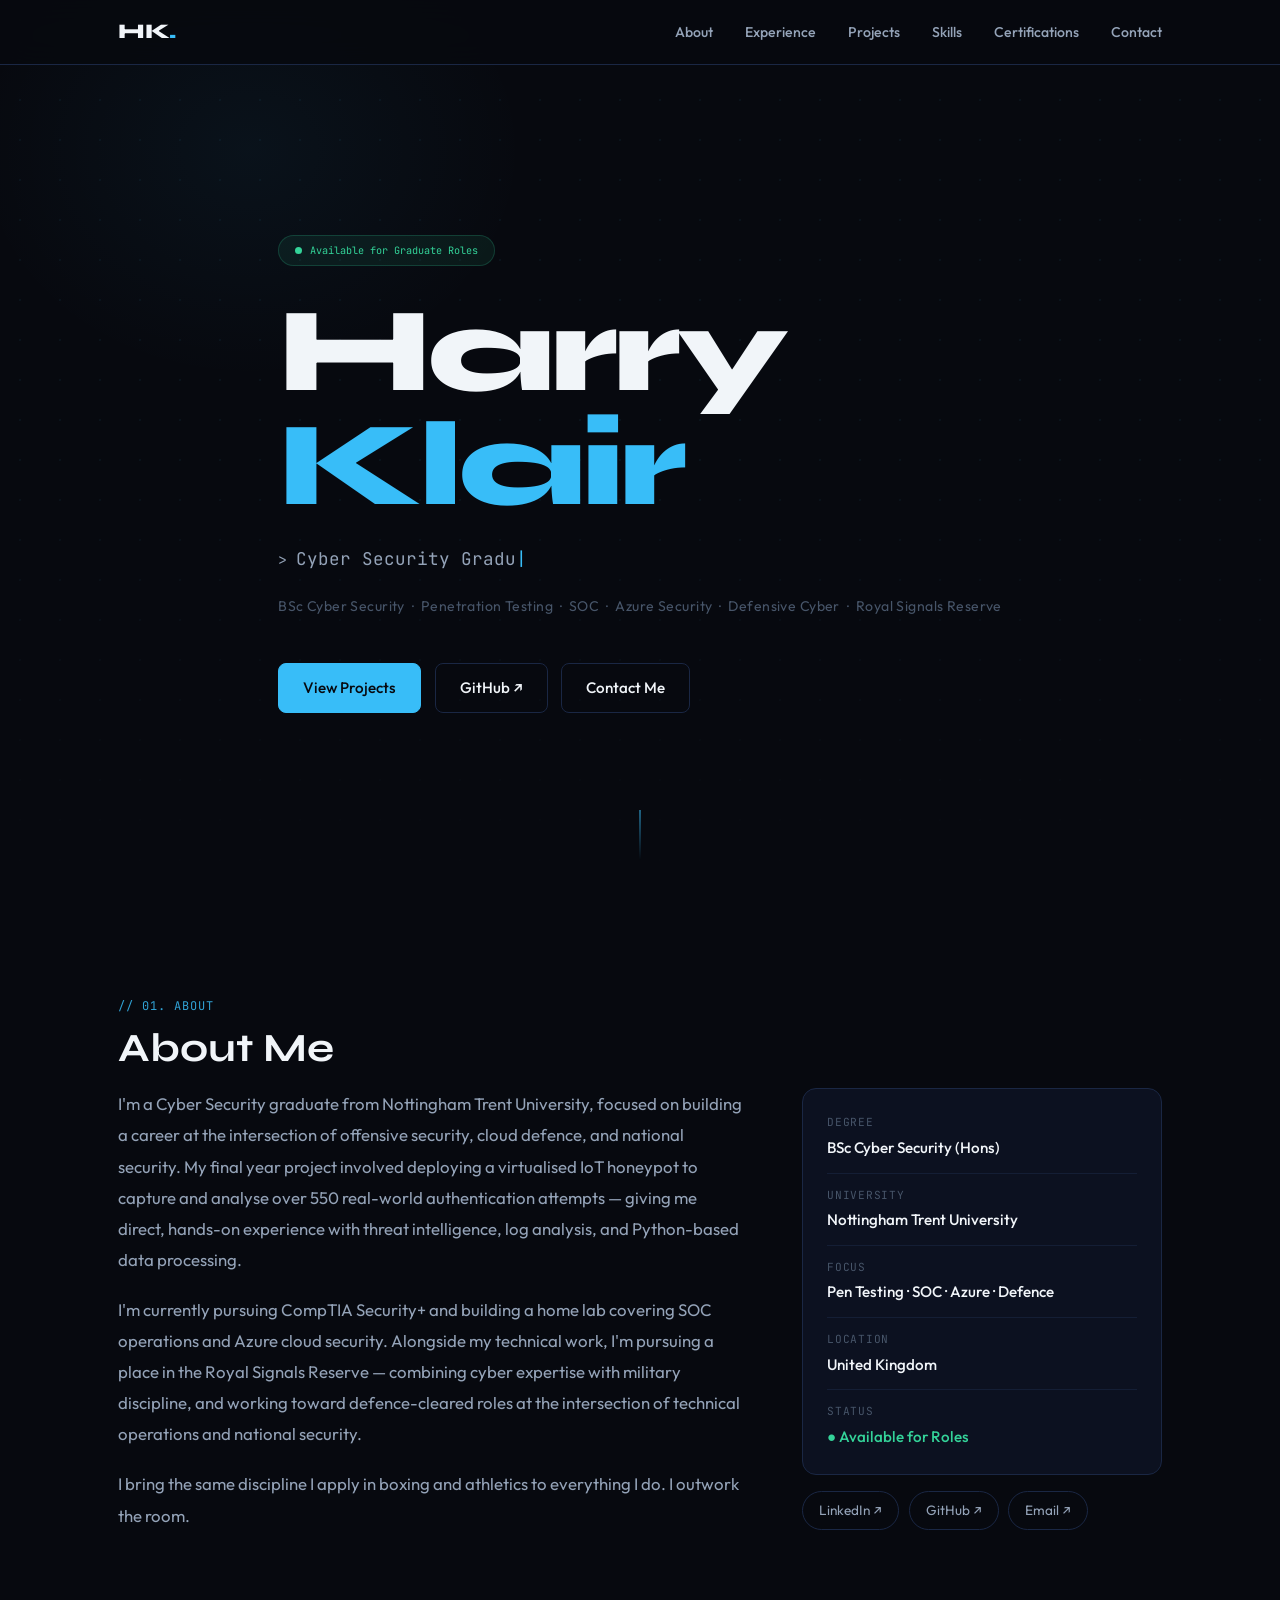
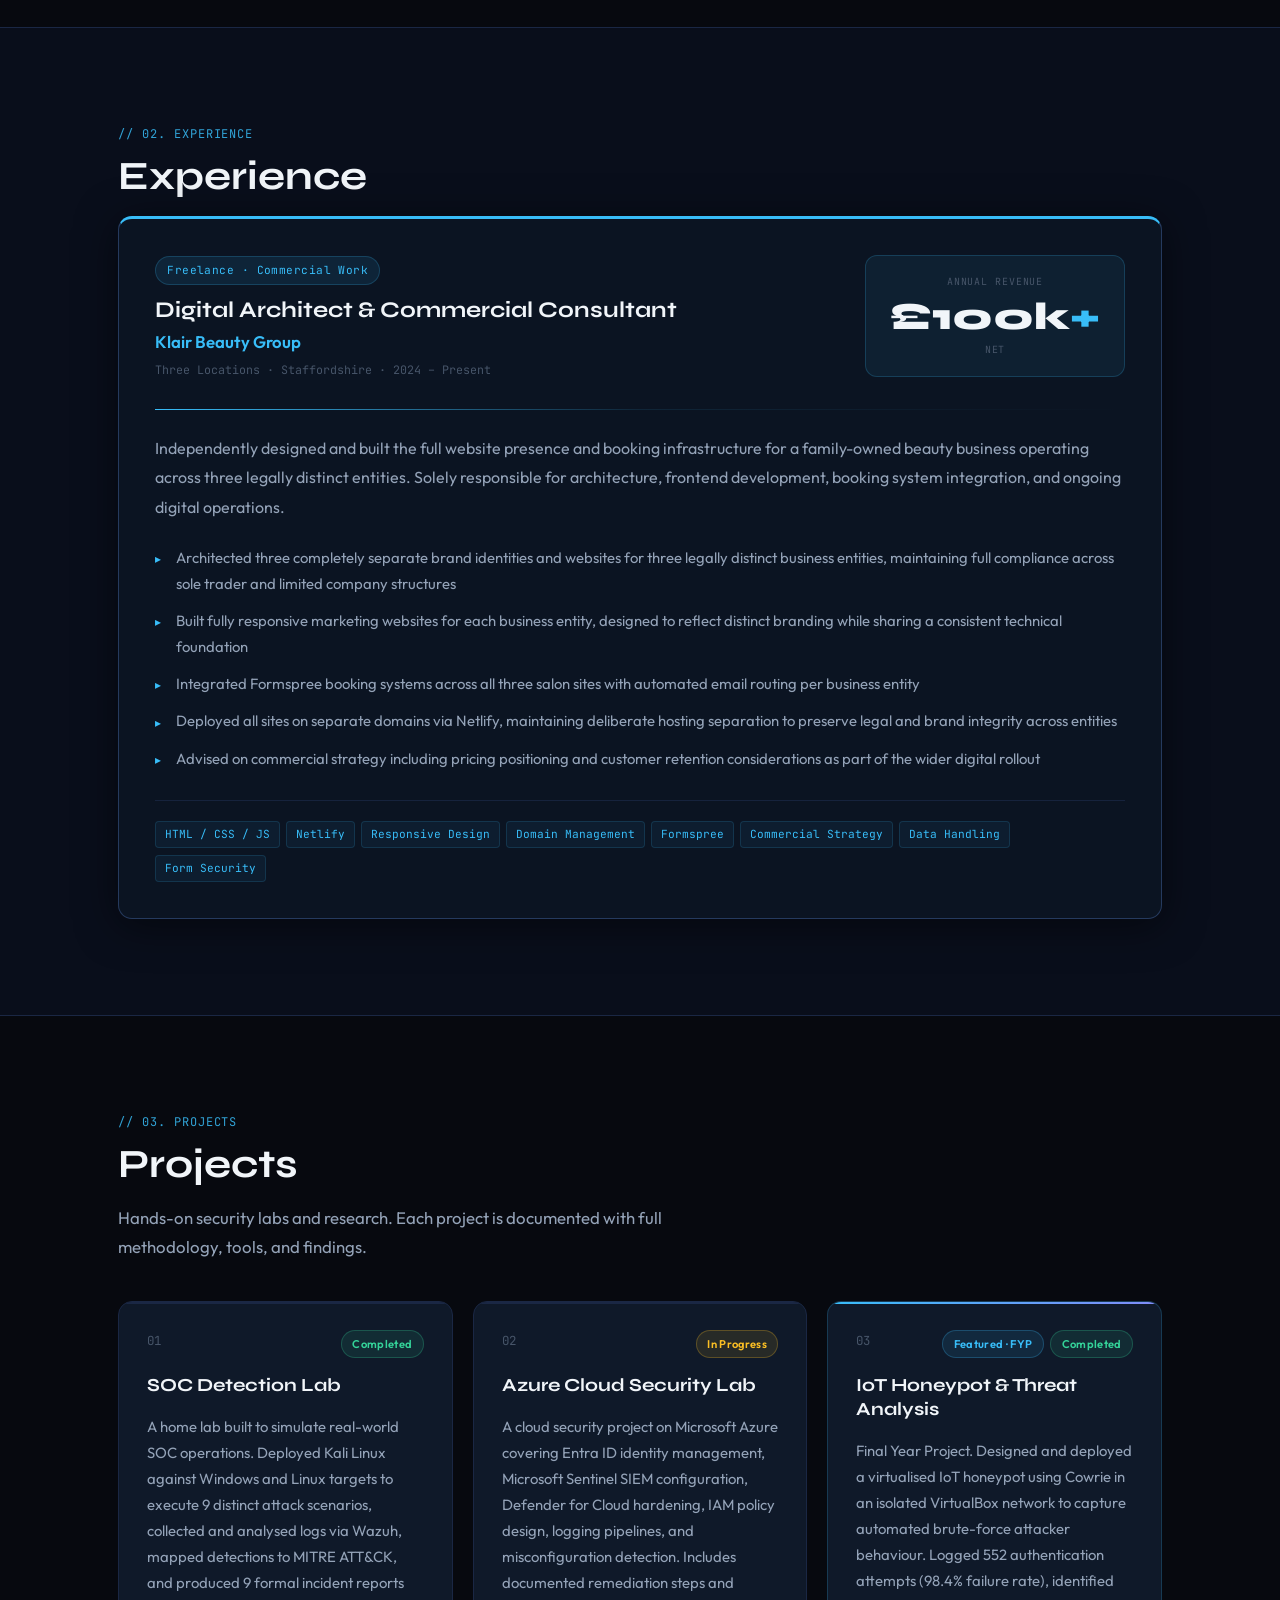
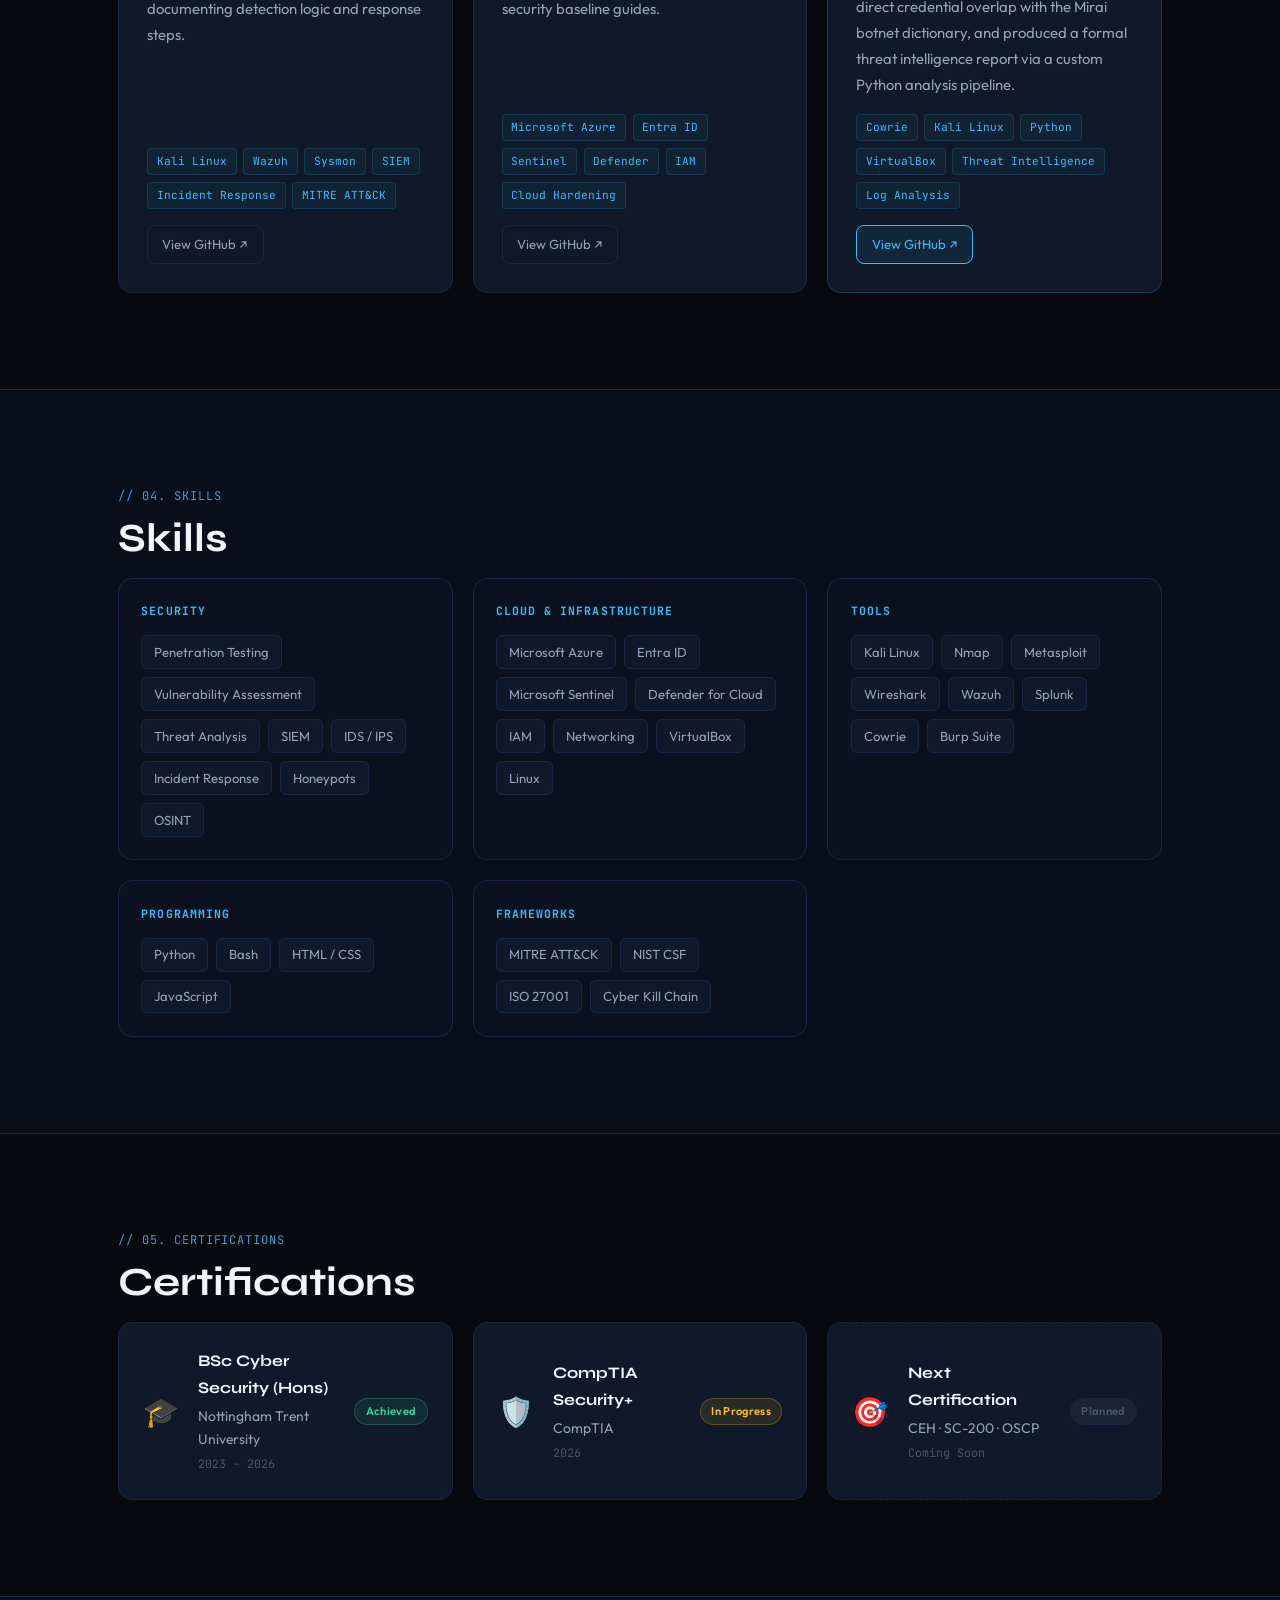
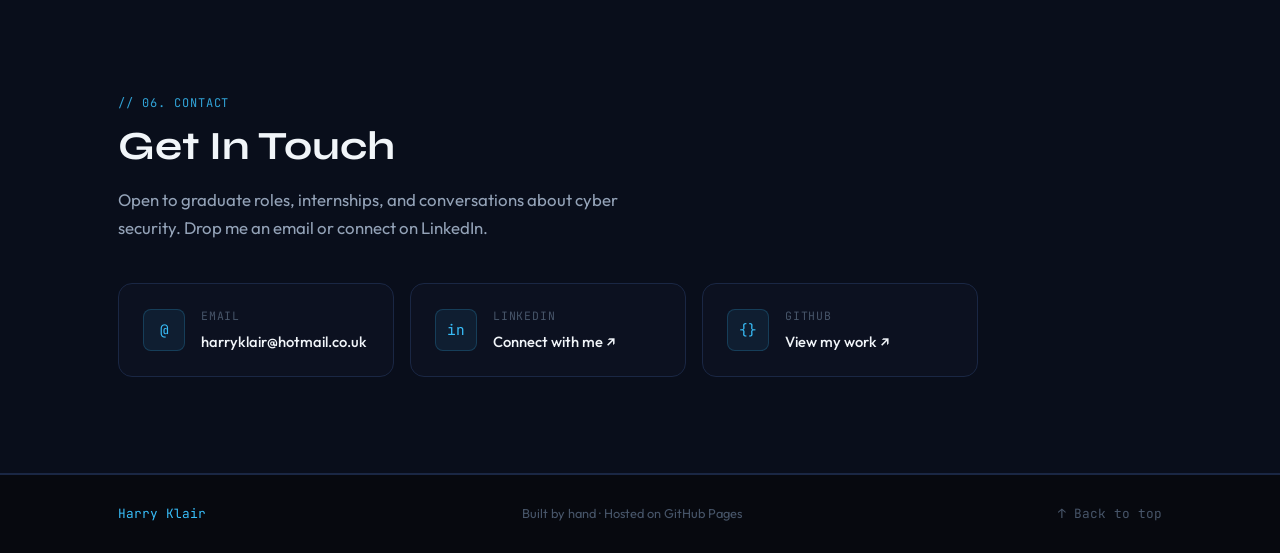
<file: index_3.html>
<!DOCTYPE html>
<html lang="en">
<head>
<meta charset="UTF-8"/>
<meta name="viewport" content="width=device-width, initial-scale=1.0"/>
<meta name="description" content="Harry Klair – Cyber Security Graduate. Penetration Testing, SOC, Azure Security, Defensive Cyber."/>
<title>Harry Klair | Cyber Security</title>
<link rel="preconnect" href="https://fonts.googleapis.com"/>
<link rel="preconnect" href="https://fonts.gstatic.com" crossorigin/>
<link href="https://fonts.googleapis.com/css2?family=Syne:wght@400;600;700;800&family=Outfit:wght@300;400;500;600&family=JetBrains+Mono:wght@400;500&display=swap" rel="stylesheet"/>
<style>
*,*::before,*::after{box-sizing:border-box;margin:0;padding:0}
html{scroll-behavior:smooth}
body{background:#07090f;color:#f1f5f9;font-family:'Outfit',sans-serif;font-size:1rem;line-height:1.7;-webkit-font-smoothing:antialiased}
a{color:inherit;text-decoration:none}
ul{list-style:none}
:root{
  --accent:#38bdf8;--accent-dim:rgba(56,189,248,.08);--accent-glow:rgba(56,189,248,.15);
  --green:#34d399;--amber:#fbbf24;
  --bg:#07090f;--bg-card:#0c1120;--bg-elevated:#0f1929;--border:#1a2744;
  --text-1:#f1f5f9;--text-2:#94a3b8;--text-3:#475569;
  --fd:'Syne',sans-serif;--fb:'Outfit',sans-serif;--fm:'JetBrains Mono',monospace;
  --ease:cubic-bezier(.4,0,.2,1);--r:8px;--rl:14px;
}
.mono{font-family:var(--fm);font-size:.85em}
.accent{color:var(--accent)}
.container{max-width:1100px;margin:0 auto;padding:0 1.75rem}
.reveal{opacity:0;transform:translateY(24px);transition:opacity .6s var(--ease),transform .6s var(--ease)}
.reveal.visible{opacity:1;transform:translateY(0)}
.btn{display:inline-flex;align-items:center;gap:.4rem;padding:.7rem 1.5rem;border-radius:var(--r);font-family:var(--fb);font-size:.95rem;font-weight:500;cursor:pointer;border:1px solid transparent;transition:all .2s var(--ease);white-space:nowrap}
.btn-p{background:var(--accent);color:#07090f;border-color:var(--accent)}
.btn-p:hover{background:#7dd3fc;transform:translateY(-2px)}
.btn-g{background:transparent;color:var(--text-1);border-color:var(--border)}
.btn-g:hover{border-color:var(--accent);color:var(--accent);transform:translateY(-2px)}
.btn-s{padding:.45rem .9rem;font-size:.82rem;background:transparent;border:1px solid var(--border);border-radius:var(--r);color:var(--text-2);transition:all .2s;display:inline-flex;align-items:center}
.btn-s:hover{border-color:var(--accent);color:var(--accent)}
.btn-sa{padding:.45rem .9rem;font-size:.82rem;background:var(--accent-dim);border:1px solid var(--accent);border-radius:var(--r);color:var(--accent);display:inline-flex;align-items:center;transition:all .2s}
.btn-sa:hover{background:var(--accent-glow)}
.tag{font-family:var(--fm);font-size:.7rem;padding:.2rem .55rem;background:rgba(56,189,248,.06);border:1px solid rgba(56,189,248,.15);border-radius:4px;color:var(--accent)}
.stag{font-size:.82rem;padding:.3rem .75rem;background:var(--bg-elevated);border:1px solid var(--border);border-radius:6px;color:var(--text-2);transition:all .2s}
.stag:hover{border-color:var(--accent);color:var(--text-1)}
.badge{font-size:.7rem;font-weight:600;padding:.2rem .65rem;border-radius:100px;letter-spacing:.03em;white-space:nowrap}
.bc{background:rgba(52,211,153,.1);color:var(--green);border:1px solid rgba(52,211,153,.25)}
.bp{background:rgba(251,191,36,.1);color:var(--amber);border:1px solid rgba(251,191,36,.25)}
.bf{background:rgba(56,189,248,.1);color:var(--accent);border:1px solid rgba(56,189,248,.25)}
.bpl{background:rgba(148,163,184,.08);color:var(--text-3);border:1px solid var(--border)}
.sec{padding:6rem 0}
.sec-alt{background:#090e1b;border-top:1px solid var(--border);border-bottom:1px solid var(--border)}
.slabel{font-family:var(--fm);font-size:.75rem;color:var(--accent);letter-spacing:.08em;margin-bottom:.5rem;opacity:.85}
.sheading{font-family:var(--fd);font-size:clamp(1.8rem,4vw,2.5rem);font-weight:700;margin-bottom:1rem;line-height:1.2}
.ssub{color:var(--text-2);max-width:560px;margin-bottom:2.5rem;font-size:1.05rem}

/* NAV */
.nav{position:fixed;top:0;left:0;right:0;z-index:100;background:rgba(7,9,15,.9);backdrop-filter:blur(14px);border-bottom:1px solid var(--border)}
.nav-inner{max-width:1100px;margin:0 auto;padding:0 1.75rem;height:64px;display:flex;align-items:center;justify-content:space-between}
.nav-logo{font-family:var(--fd);font-size:1.3rem;font-weight:800;letter-spacing:-.02em;transition:color .2s}
.nav-logo:hover{color:var(--accent)}
.nav-links{display:flex;gap:2rem}
.nav-link{font-size:.88rem;font-weight:500;color:var(--text-2);transition:color .2s;position:relative}
.nav-link::after{content:'';position:absolute;bottom:-3px;left:0;width:0;height:1px;background:var(--accent);transition:width .25s var(--ease)}
.nav-link:hover,.nav-link.active{color:var(--text-1)}
.nav-link:hover::after,.nav-link.active::after{width:100%}
.nav-ham{display:none;flex-direction:column;gap:5px;background:none;border:none;cursor:pointer;padding:4px}
.nav-ham span{display:block;width:24px;height:2px;background:var(--text-2);border-radius:2px;transition:all .3s var(--ease)}
.nav-ham.open span:nth-child(1){transform:translateY(7px) rotate(45deg)}
.nav-ham.open span:nth-child(2){opacity:0}
.nav-ham.open span:nth-child(3){transform:translateY(-7px) rotate(-45deg)}
.nav-mob{display:none;flex-direction:column;padding:1rem 1.75rem 1.5rem;border-top:1px solid var(--border);gap:.2rem}
.nav-mob.open{display:flex}
.nav-mob a{padding:.65rem 0;font-size:1rem;color:var(--text-2);border-bottom:1px solid rgba(26,39,68,.5);transition:color .2s}
.nav-mob a:hover{color:var(--accent)}

/* HERO */
.hero{position:relative;min-height:100vh;display:flex;align-items:center;padding:9rem 1.75rem 6rem;overflow:hidden}
.hero-bg{position:absolute;inset:0;background-image:radial-gradient(rgba(56,189,248,.05) 1px,transparent 1px);background-size:40px 40px;pointer-events:none}
.hero-bg::after{content:'';position:absolute;inset:0;background:linear-gradient(to bottom,transparent 50%,#07090f 100%)}
.hero-glow{position:absolute;top:-100px;left:-50px;width:600px;height:500px;background:radial-gradient(ellipse,rgba(56,189,248,.05),transparent 65%);pointer-events:none}
.hero-content{position:relative;z-index:1;max-width:820px;margin:0 auto}
.hero-badge{display:inline-flex;align-items:center;gap:.5rem;background:rgba(52,211,153,.08);border:1px solid rgba(52,211,153,.2);border-radius:100px;padding:.35rem 1rem;font-family:var(--fm);font-size:.75rem;color:var(--green);margin-bottom:1.75rem;animation:fadeDown .6s var(--ease) both}
.bdot{width:7px;height:7px;border-radius:50%;background:var(--green);animation:pulse 2s ease-in-out infinite}
.hero-name{font-family:var(--fd);font-size:clamp(4rem,11vw,7.5rem);font-weight:800;line-height:.95;letter-spacing:-.04em;margin-bottom:1.4rem;animation:fadeUp .7s .1s var(--ease) both}
.hero-role{font-family:var(--fm);font-size:clamp(.9rem,2vw,1.1rem);color:var(--text-2);margin-bottom:1.2rem;min-height:1.8em;animation:fadeUp .7s .2s var(--ease) both}
.cursor{color:var(--accent);animation:blink 1s step-end infinite}
.hero-tag{color:var(--text-3);font-size:.88rem;letter-spacing:.03em;margin-bottom:2.75rem;animation:fadeUp .7s .3s var(--ease) both}
.hero-ctas{display:flex;flex-wrap:wrap;gap:.85rem;animation:fadeUp .7s .4s var(--ease) both}
.scroll-wrap{position:absolute;bottom:2.5rem;left:50%;transform:translateX(-50%);z-index:1}
.scroll-line{width:1px;height:50px;background:linear-gradient(to bottom,var(--accent),transparent);animation:scrollPulse 2s ease-in-out infinite}

/* ABOUT */
.about-grid{display:grid;grid-template-columns:1fr 360px;gap:3.5rem;align-items:start}
.about-p{color:var(--text-2);margin-bottom:1.2rem;font-size:1.05rem;line-height:1.85}
.about-p:last-child{margin-bottom:0}
.facts{background:var(--bg-card);border:1px solid var(--border);border-radius:var(--rl);padding:1.5rem;margin-bottom:1rem}
.fact{display:flex;flex-direction:column;gap:.15rem;padding:.75rem 0;border-bottom:1px solid rgba(26,39,68,.6)}
.fact:last-child{border-bottom:none;padding-bottom:0}
.fact:first-child{padding-top:0}
.fact-l{color:var(--text-3);font-family:var(--fm);font-size:.7rem;text-transform:uppercase;letter-spacing:.07em}
.fact-v{color:var(--text-1);font-size:.95rem;font-weight:500}
.alinks{display:flex;flex-wrap:wrap;gap:.6rem}
.lpill{display:inline-block;padding:.45rem 1rem;border:1px solid var(--border);border-radius:100px;font-size:.85rem;color:var(--text-2);transition:all .2s}
.lpill:hover{border-color:var(--accent);color:var(--accent)}

/* EXPERIENCE */
.exp{background:#0b1422;border:1px solid #253a5e;border-top:3px solid var(--accent);border-radius:var(--rl);padding:2.25rem;box-shadow:0 6px 40px rgba(0,0,0,.5)}
.exp-top{display:flex;justify-content:space-between;align-items:flex-start;gap:2rem;margin-bottom:1.75rem}
.exp-left{flex:1}
.exp-pill{display:inline-block;font-family:var(--fm);font-size:.7rem;color:var(--accent);background:rgba(56,189,248,.1);border:1px solid rgba(56,189,248,.2);padding:.22rem .7rem;border-radius:100px;margin-bottom:.75rem;letter-spacing:.04em}
.exp-title{font-family:var(--fd);font-size:1.4rem;font-weight:700;color:#f1f5f9;margin-bottom:.3rem;line-height:1.2}
.exp-co{font-size:1.05rem;font-weight:600;color:var(--accent);margin-bottom:.25rem}
.exp-meta{font-family:var(--fm);font-size:.73rem;color:var(--text-3)}
.exp-stat{flex-shrink:0;background:rgba(56,189,248,.07);border:1px solid rgba(56,189,248,.2);border-radius:12px;padding:1.1rem 1.5rem;text-align:center;min-width:140px}
.est-label{display:block;font-family:var(--fm);font-size:.62rem;color:var(--text-3);text-transform:uppercase;letter-spacing:.09em;margin-bottom:.5rem}
.est-val{display:block;font-family:var(--fd);font-size:2.4rem;font-weight:800;color:#f1f5f9;line-height:1;margin-bottom:.3rem}
.est-sub{display:block;font-family:var(--fm);font-size:.62rem;color:var(--text-3);text-transform:uppercase;letter-spacing:.07em}
.exp-div{height:1px;background:linear-gradient(to right,var(--accent),rgba(56,189,248,.1),transparent);margin-bottom:1.5rem}
.exp-sum{color:var(--text-2);font-size:1rem;line-height:1.85;margin-bottom:1.4rem}
.exp-ul{display:flex;flex-direction:column;gap:.7rem;margin-bottom:1.75rem;padding:0}
.exp-ul li{color:var(--text-2);font-size:.93rem;line-height:1.75;padding-left:1.3rem;position:relative}
.exp-ul li::before{content:'▸';position:absolute;left:0;color:var(--accent);font-size:.75rem;top:.2rem}
.exp-tags{display:flex;flex-wrap:wrap;gap:.4rem;padding-top:1.25rem;border-top:1px solid rgba(26,39,68,.8)}

/* PROJECTS */
.pgrid{display:grid;grid-template-columns:repeat(auto-fit,minmax(300px,1fr));gap:1.25rem}
.pcard{background:var(--bg-elevated);border:1px solid var(--border);border-radius:var(--rl);padding:1.75rem;display:flex;flex-direction:column;gap:1rem;transition:transform .25s var(--ease),border-color .25s,box-shadow .25s;position:relative;overflow:hidden}
.pcard::before{content:'';position:absolute;top:0;left:0;right:0;height:2px;background:var(--border);transition:background .25s}
.pcard:hover{transform:translateY(-4px);border-color:rgba(56,189,248,.25);box-shadow:0 12px 40px rgba(0,0,0,.4)}
.pcard:hover::before{background:var(--accent)}
.pcard-feat{border-color:rgba(56,189,248,.2)}
.pcard-feat::before{background:linear-gradient(90deg,var(--accent),#818cf8)}
.ptop{display:flex;justify-content:space-between;align-items:flex-start;flex-wrap:wrap;gap:.5rem}
.pnum{font-family:var(--fm);font-size:.78rem;color:var(--text-3)}
.pbadges{display:flex;gap:.4rem;flex-wrap:wrap}
.ptitle{font-family:var(--fd);font-size:1.15rem;font-weight:700;color:var(--text-1);line-height:1.3}
.pdesc{color:var(--text-2);font-size:.93rem;line-height:1.75;flex:1}
.ptags{display:flex;flex-wrap:wrap;gap:.4rem}
.pact{margin-top:auto}

/* SKILLS */
.sgrid{display:grid;grid-template-columns:repeat(auto-fit,minmax(250px,1fr));gap:1.25rem}
.sgrp{background:var(--bg-card);border:1px solid var(--border);border-radius:var(--rl);padding:1.4rem}
.sgrp-t{font-family:var(--fm);font-size:.72rem;color:var(--accent);text-transform:uppercase;letter-spacing:.09em;margin-bottom:.9rem}
.stags{display:flex;flex-wrap:wrap;gap:.5rem}

/* CERTS */
.cgrid{display:grid;grid-template-columns:repeat(auto-fit,minmax(280px,1fr));gap:1.25rem}
.ccard{background:var(--bg-elevated);border:1px solid var(--border);border-radius:var(--rl);padding:1.5rem;display:flex;align-items:center;gap:1.2rem;transition:all .25s var(--ease)}
.ccard:hover{border-color:rgba(56,189,248,.25);transform:translateY(-2px)}
.ccard-dim{opacity:.5;border-style:dashed}
.cicon{font-size:1.8rem;flex-shrink:0}
.cbody{flex:1}
.ctitle{font-family:var(--fd);font-size:1rem;font-weight:700;color:var(--text-1);margin-bottom:.2rem}
.cissuer{color:var(--text-2);font-size:.87rem}
.cyear{font-family:var(--fm);color:var(--text-3);font-size:.73rem;margin-top:.2rem}

/* CONTACT */
.cntgrid{display:grid;grid-template-columns:repeat(auto-fit,minmax(240px,1fr));gap:1rem;max-width:860px}
.cntcard{display:flex;align-items:center;gap:1rem;background:var(--bg-card);border:1px solid var(--border);border-radius:var(--rl);padding:1.4rem 1.5rem;transition:all .25s var(--ease)}
.cntcard:hover{border-color:rgba(56,189,248,.3);transform:translateY(-2px);box-shadow:0 8px 24px rgba(0,0,0,.3)}
.cnticon{font-family:var(--fm);font-size:.9rem;width:42px;height:42px;background:var(--accent-dim);border:1px solid rgba(56,189,248,.2);border-radius:8px;display:flex;align-items:center;justify-content:center;color:var(--accent);flex-shrink:0}
.cntlabel{font-size:.72rem;color:var(--text-3);text-transform:uppercase;letter-spacing:.07em;margin-bottom:.2rem;font-family:var(--fm)}
.cntval{color:var(--text-1);font-size:.92rem;font-weight:500}

/* FOOTER */
.footer{border-top:1px solid var(--border);padding:1.75rem 0}
.finner{display:flex;align-items:center;justify-content:space-between;flex-wrap:wrap;gap:.75rem}
.fname{font-family:var(--fm);color:var(--accent);font-size:.8rem}
.fcopy{color:var(--text-3);font-size:.8rem}
.ftop{color:var(--text-3);font-family:var(--fm);font-size:.8rem;transition:color .2s}
.ftop:hover{color:var(--accent)}

@keyframes fadeDown{from{opacity:0;transform:translateY(-12px)}to{opacity:1;transform:translateY(0)}}
@keyframes fadeUp{from{opacity:0;transform:translateY(20px)}to{opacity:1;transform:translateY(0)}}
@keyframes blink{0%,100%{opacity:1}50%{opacity:0}}
@keyframes pulse{0%,100%{opacity:1;transform:scale(1)}50%{opacity:.5;transform:scale(.85)}}
@keyframes scrollPulse{0%,100%{opacity:.4}50%{opacity:1}}

@media(max-width:900px){.about-grid{grid-template-columns:1fr}}
@media(max-width:768px){
  .sec{padding:5rem 0}
  .nav-links{display:none}
  .nav-ham{display:flex}
  .hero{padding:7.5rem 1.5rem 5rem}
  .hero-ctas{flex-direction:column;align-items:flex-start}
  .hero-ctas .btn{width:100%;justify-content:center}
  .scroll-wrap{display:none}
  .finner{flex-direction:column;text-align:center}
}
@media(max-width:600px){
  .exp-top{flex-direction:column}
  .exp-stat{width:100%;text-align:left}
  .pgrid,.cgrid,.cntgrid{grid-template-columns:1fr}
}
</style>
</head>
<body>

<nav class="nav" id="nb">
  <div class="nav-inner">
    <a href="#hero" class="nav-logo">HK<span class="accent">.</span></a>
    <ul class="nav-links">
      <li><a href="#about" class="nav-link">About</a></li>
      <li><a href="#experience" class="nav-link">Experience</a></li>
      <li><a href="#projects" class="nav-link">Projects</a></li>
      <li><a href="#skills" class="nav-link">Skills</a></li>
      <li><a href="#certifications" class="nav-link">Certifications</a></li>
      <li><a href="#contact" class="nav-link">Contact</a></li>
    </ul>
    <button class="nav-ham" id="ham" aria-label="Toggle menu"><span></span><span></span><span></span></button>
  </div>
  <div class="nav-mob" id="mob">
    <a href="#about" class="nav-mob">About</a>
    <a href="#experience" class="nav-mob">Experience</a>
    <a href="#projects" class="nav-mob">Projects</a>
    <a href="#skills" class="nav-mob">Skills</a>
    <a href="#certifications" class="nav-mob">Certifications</a>
    <a href="#contact" class="nav-mob">Contact</a>
  </div>
</nav>

<section class="hero" id="hero">
  <div class="hero-bg" aria-hidden="true"></div>
  <div class="hero-glow" aria-hidden="true"></div>
  <div class="hero-content">
    <div class="hero-badge"><span class="bdot"></span><span class="mono">Available for Graduate Roles</span></div>
    <h1 class="hero-name">Harry<br/><span class="accent">Klair</span></h1>
    <p class="hero-role"><span class="mono">&gt; </span><span id="typed"></span><span class="cursor">|</span></p>
    <p class="hero-tag">BSc Cyber Security &nbsp;·&nbsp; Penetration Testing &nbsp;·&nbsp; SOC &nbsp;·&nbsp; Azure Security &nbsp;·&nbsp; Defensive Cyber &nbsp;·&nbsp; Royal Signals Reserve</p>
    <div class="hero-ctas">
      <a href="#projects" class="btn btn-p">View Projects</a>
      <a href="https://github.com/HarryKlrr" target="_blank" rel="noopener" class="btn btn-g">GitHub ↗</a>
      <a href="#contact" class="btn btn-g">Contact Me</a>
    </div>
  </div>
  <div class="scroll-wrap" aria-hidden="true"><div class="scroll-line"></div></div>
</section>

<section class="sec" id="about">
  <div class="container">
    <div class="slabel mono">// 01. ABOUT</div>
    <h2 class="sheading reveal">About Me</h2>
    <div class="about-grid">
      <div class="reveal">
        <p class="about-p">I'm a Cyber Security graduate from Nottingham Trent University, focused on building a career at the intersection of offensive security, cloud defence, and national security. My final year project involved deploying a virtualised IoT honeypot to capture and analyse over 550 real-world authentication attempts — giving me direct, hands-on experience with threat intelligence, log analysis, and Python-based data processing.</p>
        <p class="about-p">I'm currently pursuing CompTIA Security+ and building a home lab covering SOC operations and Azure cloud security. Alongside my technical work, I'm pursuing a place in the Royal Signals Reserve — combining cyber expertise with military discipline, and working toward defence-cleared roles at the intersection of technical operations and national security.</p>
        <p class="about-p">I bring the same discipline I apply in boxing and athletics to everything I do. I outwork the room.</p>
      </div>
      <div class="reveal">
        <div class="facts">
          <div class="fact"><span class="fact-l">Degree</span><span class="fact-v">BSc Cyber Security (Hons)</span></div>
          <div class="fact"><span class="fact-l">University</span><span class="fact-v">Nottingham Trent University</span></div>
          <div class="fact"><span class="fact-l">Focus</span><span class="fact-v">Pen Testing · SOC · Azure · Defence</span></div>
          <div class="fact"><span class="fact-l">Location</span><span class="fact-v">United Kingdom</span></div>
          <div class="fact"><span class="fact-l">Status</span><span class="fact-v" style="color:var(--green)">● Available for Roles</span></div>
        </div>
        <div class="alinks">
          <a href="https://www.linkedin.com/in/harry-klair-4a993b224/" target="_blank" rel="noopener" class="lpill">LinkedIn ↗</a>
          <a href="https://github.com/HarryKlrr" target="_blank" rel="noopener" class="lpill">GitHub ↗</a>
          <a href="mailto:harryklair@hotmail.co.uk" class="lpill">Email ↗</a>
        </div>
      </div>
    </div>
  </div>
</section>

<section class="sec sec-alt" id="experience">
  <div class="container">
    <div class="slabel mono">// 02. EXPERIENCE</div>
    <h2 class="sheading reveal">Experience</h2>
    <div class="exp reveal">
      <div class="exp-top">
        <div class="exp-left">
          <div class="exp-pill">Freelance · Commercial Work</div>
          <h3 class="exp-title">Digital Architect &amp; Commercial Consultant</h3>
          <p class="exp-co">Klair Beauty Group</p>
          <p class="exp-meta mono">Three Locations · Staffordshire · 2024 – Present</p>
        </div>
        <div class="exp-stat">
          <span class="est-label">Annual Revenue</span>
          <span class="est-val">£100k<span class="accent">+</span></span>
          <span class="est-sub">net</span>
        </div>
      </div>
      <div class="exp-div"></div>
      <p class="exp-sum">Independently designed and built the full website presence and booking infrastructure for a family-owned beauty business operating across three legally distinct entities. Solely responsible for architecture, frontend development, booking system integration, and ongoing digital operations.</p>
      <ul class="exp-ul">
        <li>Architected three completely separate brand identities and websites for three legally distinct business entities, maintaining full compliance across sole trader and limited company structures</li>
        <li>Built fully responsive marketing websites for each business entity, designed to reflect distinct branding while sharing a consistent technical foundation</li>
        <li>Integrated Formspree booking systems across all three salon sites with automated email routing per business entity</li>
        <li>Deployed all sites on separate domains via Netlify, maintaining deliberate hosting separation to preserve legal and brand integrity across entities</li>
        <li>Advised on commercial strategy including pricing positioning and customer retention considerations as part of the wider digital rollout</li>
      </ul>
      <div class="exp-tags">
        <span class="tag">HTML / CSS / JS</span><span class="tag">Netlify</span><span class="tag">Responsive Design</span>
        <span class="tag">Domain Management</span><span class="tag">Formspree</span>
        <span class="tag">Commercial Strategy</span><span class="tag">Data Handling</span><span class="tag">Form Security</span>
      </div>
    </div>
  </div>
</section>

<section class="sec" id="projects">
  <div class="container">
    <div class="slabel mono">// 03. PROJECTS</div>
    <h2 class="sheading reveal">Projects</h2>
    <p class="ssub reveal">Hands-on security labs and research. Each project is documented with full methodology, tools, and findings.</p>
    <div class="pgrid">
      <div class="pcard reveal">
        <div class="ptop"><span class="pnum mono">01</span><span class="badge bc">Completed</span></div>
        <h3 class="ptitle">SOC Detection Lab</h3>
        <p class="pdesc">A home lab built to simulate real-world SOC operations. Deployed Kali Linux against Windows and Linux targets to execute 9 distinct attack scenarios, collected and analysed logs via Wazuh, mapped detections to MITRE ATT&CK, and produced 9 formal incident reports documenting detection logic and response steps.</p>
        <div class="ptags"><span class="tag">Kali Linux</span><span class="tag">Wazuh</span><span class="tag">Sysmon</span><span class="tag">SIEM</span><span class="tag">Incident Response</span><span class="tag">MITRE ATT&CK</span></div>
        <div class="pact"><a href="https://github.com/HarryKlrr/soc-detection-lab" target="_blank" rel="noopener" class="btn-s">View GitHub ↗</a></div>
      </div>
      <div class="pcard reveal">
        <div class="ptop"><span class="pnum mono">02</span><span class="badge bp">In Progress</span></div>
        <h3 class="ptitle">Azure Cloud Security Lab</h3>
        <p class="pdesc">A cloud security project on Microsoft Azure covering Entra ID identity management, Microsoft Sentinel SIEM configuration, Defender for Cloud hardening, IAM policy design, logging pipelines, and misconfiguration detection. Includes documented remediation steps and security baseline guides.</p>
        <div class="ptags"><span class="tag">Microsoft Azure</span><span class="tag">Entra ID</span><span class="tag">Sentinel</span><span class="tag">Defender</span><span class="tag">IAM</span><span class="tag">Cloud Hardening</span></div>
        <div class="pact"><a href="https://github.com/HarryKlrr/azure-cloud-security-lab" target="_blank" rel="noopener" class="btn-s">View GitHub ↗</a></div>
      </div>
      <div class="pcard pcard-feat reveal">
        <div class="ptop"><span class="pnum mono">03</span><div class="pbadges"><span class="badge bf">Featured · FYP</span><span class="badge bc">Completed</span></div></div>
        <h3 class="ptitle">IoT Honeypot &amp; Threat Analysis</h3>
        <p class="pdesc">Final Year Project. Designed and deployed a virtualised IoT honeypot using Cowrie in an isolated VirtualBox network to capture automated brute-force attacker behaviour. Logged 552 authentication attempts (98.4% failure rate), identified direct credential overlap with the Mirai botnet dictionary, and produced a formal threat intelligence report via a custom Python analysis pipeline.</p>
        <div class="ptags"><span class="tag">Cowrie</span><span class="tag">Kali Linux</span><span class="tag">Python</span><span class="tag">VirtualBox</span><span class="tag">Threat Intelligence</span><span class="tag">Log Analysis</span></div>
        <div class="pact"><a href="https://github.com/HarryKlrr/iot-honeypot" target="_blank" rel="noopener" class="btn-sa">View GitHub ↗</a></div>
      </div>
    </div>
  </div>
</section>

<section class="sec sec-alt" id="skills">
  <div class="container">
    <div class="slabel mono">// 04. SKILLS</div>
    <h2 class="sheading reveal">Skills</h2>
    <div class="sgrid">
      <div class="sgrp reveal"><h3 class="sgrp-t">Security</h3><div class="stags"><span class="stag">Penetration Testing</span><span class="stag">Vulnerability Assessment</span><span class="stag">Threat Analysis</span><span class="stag">SIEM</span><span class="stag">IDS / IPS</span><span class="stag">Incident Response</span><span class="stag">Honeypots</span><span class="stag">OSINT</span></div></div>
      <div class="sgrp reveal"><h3 class="sgrp-t">Cloud &amp; Infrastructure</h3><div class="stags"><span class="stag">Microsoft Azure</span><span class="stag">Entra ID</span><span class="stag">Microsoft Sentinel</span><span class="stag">Defender for Cloud</span><span class="stag">IAM</span><span class="stag">Networking</span><span class="stag">VirtualBox</span><span class="stag">Linux</span></div></div>
      <div class="sgrp reveal"><h3 class="sgrp-t">Tools</h3><div class="stags"><span class="stag">Kali Linux</span><span class="stag">Nmap</span><span class="stag">Metasploit</span><span class="stag">Wireshark</span><span class="stag">Wazuh</span><span class="stag">Splunk</span><span class="stag">Cowrie</span><span class="stag">Burp Suite</span></div></div>
      <div class="sgrp reveal"><h3 class="sgrp-t">Programming</h3><div class="stags"><span class="stag">Python</span><span class="stag">Bash</span><span class="stag">HTML / CSS</span><span class="stag">JavaScript</span></div></div>
      <div class="sgrp reveal"><h3 class="sgrp-t">Frameworks</h3><div class="stags"><span class="stag">MITRE ATT&CK</span><span class="stag">NIST CSF</span><span class="stag">ISO 27001</span><span class="stag">Cyber Kill Chain</span></div></div>
    </div>
  </div>
</section>

<section class="sec" id="certifications">
  <div class="container">
    <div class="slabel mono">// 05. CERTIFICATIONS</div>
    <h2 class="sheading reveal">Certifications</h2>
    <div class="cgrid">
      <div class="ccard reveal"><div class="cicon">🎓</div><div class="cbody"><h3 class="ctitle">BSc Cyber Security (Hons)</h3><p class="cissuer">Nottingham Trent University</p><p class="cyear mono">2023 – 2026</p></div><span class="badge bc">Achieved</span></div>
      <div class="ccard reveal"><div class="cicon">🛡️</div><div class="cbody"><h3 class="ctitle">CompTIA Security+</h3><p class="cissuer">CompTIA</p><p class="cyear mono">2026</p></div><span class="badge bp">In Progress</span></div>
      <div class="ccard ccard-dim reveal"><div class="cicon">🎯</div><div class="cbody"><h3 class="ctitle">Next Certification</h3><p class="cissuer">CEH · SC-200 · OSCP</p><p class="cyear mono">Coming Soon</p></div><span class="badge bpl">Planned</span></div>
    </div>
  </div>
</section>

<section class="sec sec-alt" id="contact">
  <div class="container">
    <div class="slabel mono">// 06. CONTACT</div>
    <h2 class="sheading reveal">Get In Touch</h2>
    <p class="ssub reveal">Open to graduate roles, internships, and conversations about cyber security. Drop me an email or connect on LinkedIn.</p>
    <div class="cntgrid reveal">
      <a href="mailto:harryklair@hotmail.co.uk" class="cntcard"><span class="cnticon mono">@</span><div><p class="cntlabel">Email</p><p class="cntval">harryklair@hotmail.co.uk</p></div></a>
      <a href="https://www.linkedin.com/in/harry-klair-4a993b224/" target="_blank" rel="noopener" class="cntcard"><span class="cnticon mono">in</span><div><p class="cntlabel">LinkedIn</p><p class="cntval">Connect with me ↗</p></div></a>
      <a href="https://github.com/HarryKlrr" target="_blank" rel="noopener" class="cntcard"><span class="cnticon mono">{}</span><div><p class="cntlabel">GitHub</p><p class="cntval">View my work ↗</p></div></a>
    </div>
  </div>
</section>

<footer class="footer">
  <div class="container finner">
    <span class="fname mono">Harry Klair</span>
    <span class="fcopy">Built by hand · Hosted on GitHub Pages</span>
    <a href="#hero" class="ftop mono">↑ Back to top</a>
  </div>
</footer>

<script>
const roles=['Cyber Security Graduate','Penetration Tester','SOC Analyst','Defensive Cyber','Azure Security','Royal Signals Reserve'];
let ri=0,ci=0,del=false;
const el=document.getElementById('typed');
function type(){
  const w=roles[ri];
  el.textContent=del?w.slice(0,ci-1):w.slice(0,ci+1);
  del?ci--:ci++;
  let s=del?45:80;
  if(!del&&ci===w.length){s=1800;del=true}
  else if(del&&ci===0){del=false;ri=(ri+1)%roles.length;s=400}
  setTimeout(type,s);
}
setTimeout(type,1000);

const obs=new IntersectionObserver(e=>{e.forEach(x=>{if(x.isIntersecting){x.target.classList.add('visible');obs.unobserve(x.target)}})},{threshold:.1,rootMargin:'0px 0px -40px 0px'});
document.querySelectorAll('.reveal').forEach(e=>obs.observe(e));
document.querySelectorAll('.pgrid,.sgrid,.cgrid,.cntgrid').forEach(g=>{Array.from(g.children).forEach((c,i)=>c.style.transitionDelay=i*80+'ms')});

const ham=document.getElementById('ham');
const mob=document.getElementById('mob');
ham.addEventListener('click',()=>{ham.classList.toggle('open');mob.classList.toggle('open')});
mob.querySelectorAll('a').forEach(l=>l.addEventListener('click',()=>{ham.classList.remove('open');mob.classList.remove('open')}));

const secs=document.querySelectorAll('section[id]');
const links=document.querySelectorAll('.nav-link');
function updateNav(){
  const y=window.scrollY+80;
  secs.forEach(s=>{if(y>=s.offsetTop&&y<s.offsetTop+s.offsetHeight){links.forEach(l=>{l.classList.remove('active');if(l.getAttribute('href')==='#'+s.id)l.classList.add('active')})}});
}
window.addEventListener('scroll',updateNav,{passive:true});
updateNav();

const nb=document.getElementById('nb');
window.addEventListener('scroll',()=>{nb.style.background=window.scrollY>40?'rgba(7,9,15,.98)':'rgba(7,9,15,.9)';},{passive:true});

document.querySelectorAll('a[href^="#"]').forEach(a=>{
  a.addEventListener('click',e=>{
    const t=document.querySelector(a.getAttribute('href'));
    if(!t)return;e.preventDefault();
    window.scrollTo({top:t.getBoundingClientRect().top+window.scrollY-64,behavior:'smooth'});
  });
});
</script>
</body>
</html>
</file>
